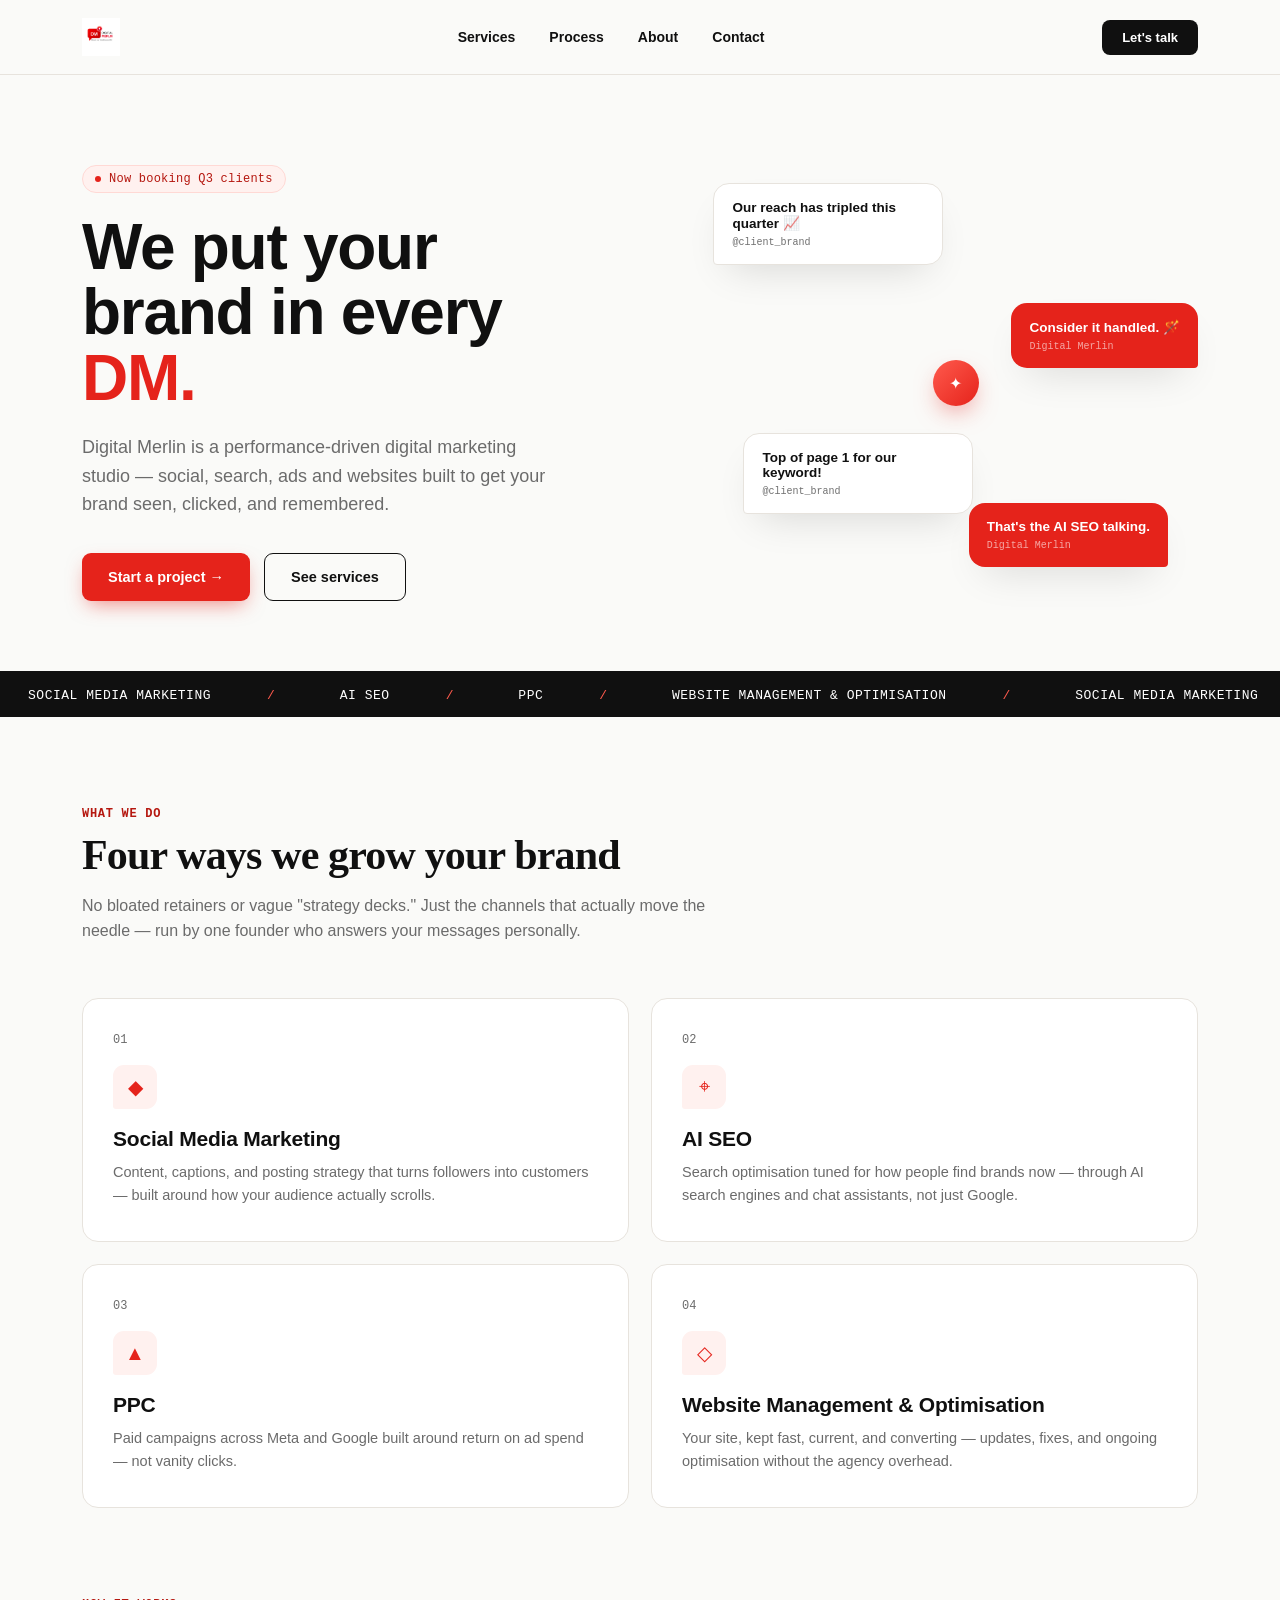
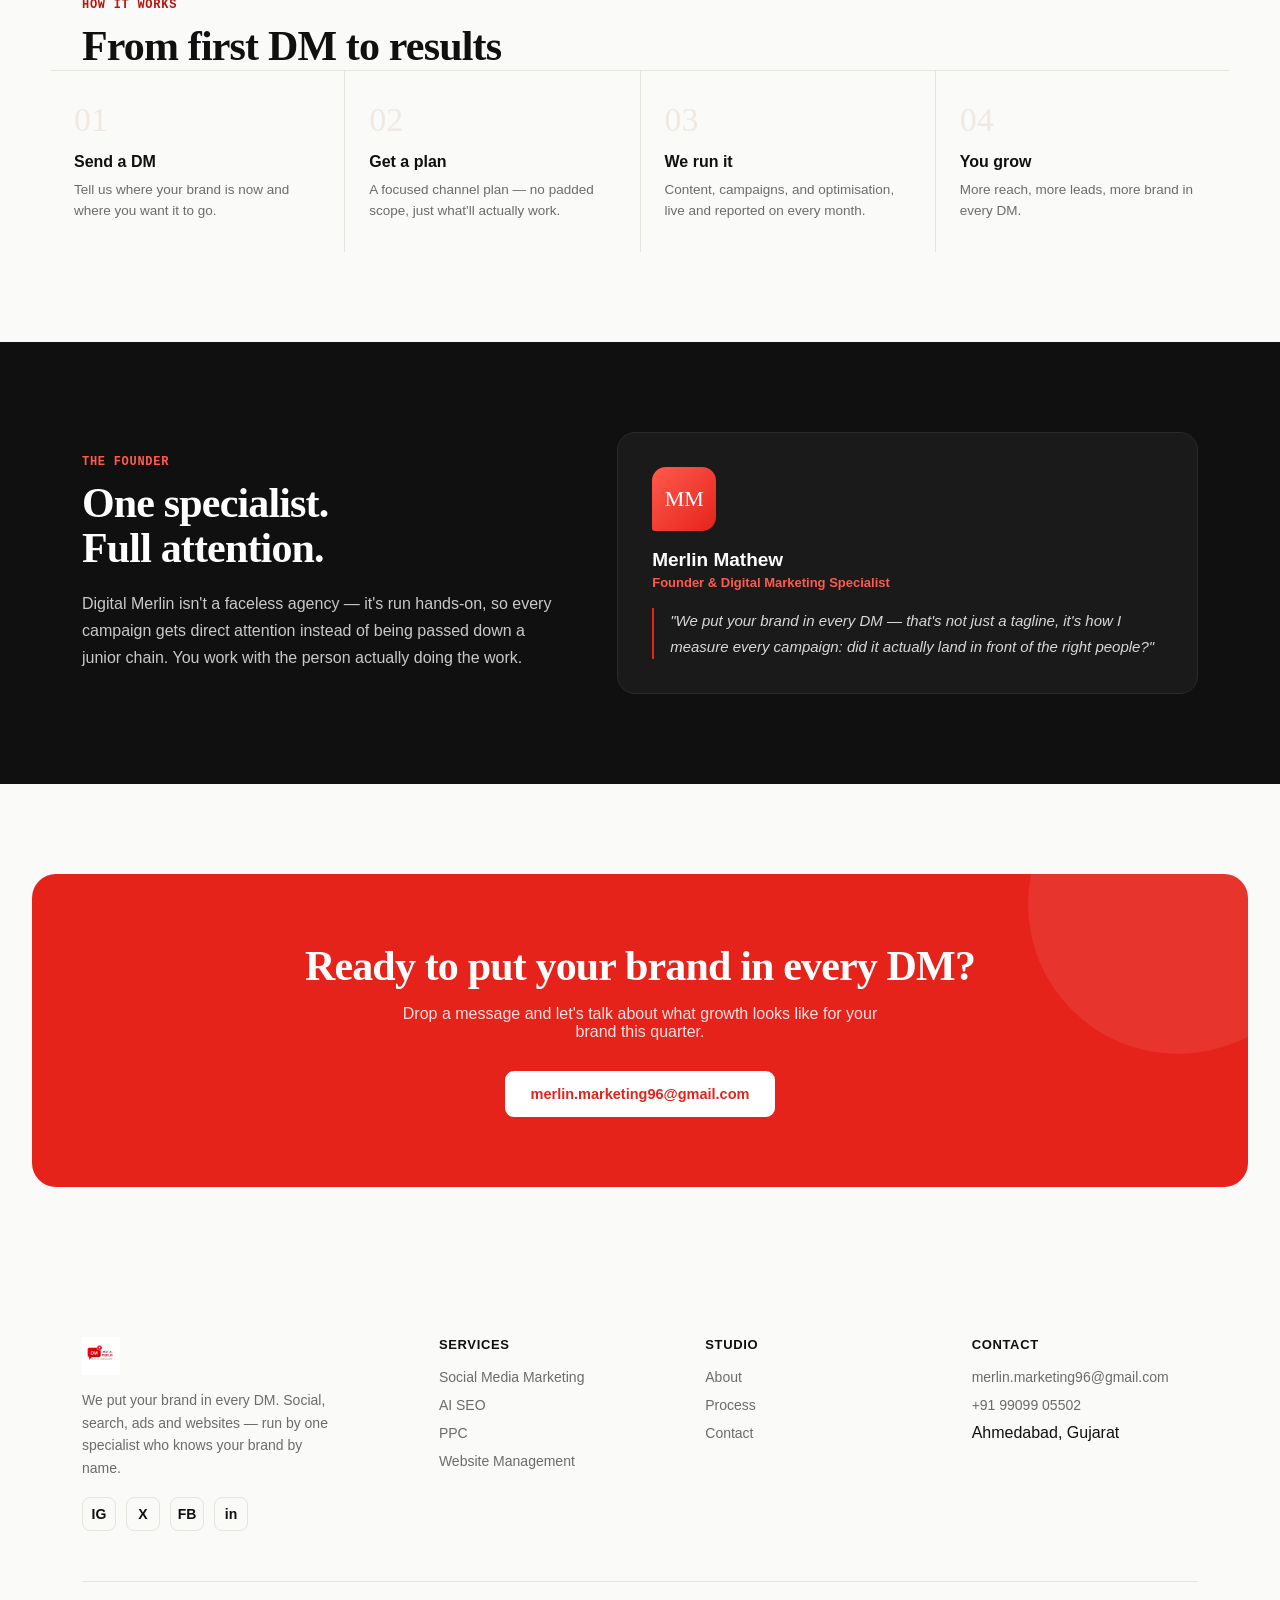
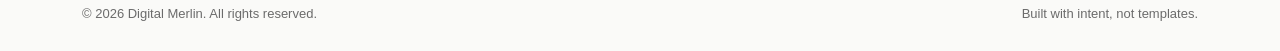
<file: index.html>
<!DOCTYPE html>
<html lang="en">
<head>
<meta charset="UTF-8">
<meta name="viewport" content="width=device-width, initial-scale=1.0">
<title>Digital Merlin — We put your brand in every DM</title>
<style>
  :root{
    --red:#E5231B;
    --red-dark:#B5170F;
    --red-light:#FF5A4D;
    --ink:#101010;
    --paper:#FAFAF8;
    --grey:#6B6B6B;
    --line:#E7E3DD;
    --mono: 'JetBrains Mono', monospace;
  }
  @import url('https://fonts.googleapis.com/css2?family=Archivo+Black&family=Inter:wght@400;500;600;700;800&family=JetBrains+Mono:wght@500&display=swap');

  *{margin:0;padding:0;box-sizing:border-box;}
  html{scroll-behavior:smooth;}
  body{
    font-family:'Inter',sans-serif;
    background:var(--paper);
    color:var(--ink);
    overflow-x:hidden;
  }
  a{color:inherit;text-decoration:none;}
  img{max-width:100%;display:block;}

  .wrap{max-width:1180px;margin:0 auto;padding:0 32px;}

  /* ---------- NAV ---------- */
  header{
    position:sticky;top:0;z-index:50;
    background:rgba(250,250,248,0.92);
    backdrop-filter:blur(10px);
    border-bottom:1px solid var(--line);
  }
  nav{
    display:flex;align-items:center;justify-content:space-between;
    padding:18px 32px;max-width:1180px;margin:0 auto;
  }
  .logo{display:flex;align-items:center;gap:10px;font-weight:800;font-size:18px;letter-spacing:-0.02em;}
  .logo-img{height:38px;width:auto;display:block;}
  .logo .bubble{
    width:34px;height:34px;border-radius:9px 9px 9px 2px;
    background:linear-gradient(135deg,var(--red-light),var(--red));
    display:flex;align-items:center;justify-content:center;
    color:#fff;font-family:'Archivo Black';font-size:13px;
    position:relative;flex-shrink:0;
    transform:rotate(0deg);
  }
  .navlinks{display:flex;gap:34px;font-size:14px;font-weight:600;}
  .navlinks a{position:relative;padding:4px 0;}
  .navlinks a::after{
    content:'';position:absolute;left:0;bottom:-2px;width:0;height:2px;background:var(--red);
    transition:width .25s ease;
  }
  .navlinks a:hover::after{width:100%;}
  .nav-cta{
    background:var(--ink);color:#fff;padding:10px 20px;border-radius:8px;
    font-size:13px;font-weight:700;
  }
  .nav-cta:hover{background:var(--red);}
  .mobile-toggle{display:none;}

  /* ---------- HERO ---------- */
  .hero{
    padding:90px 0 70px;position:relative;
  }
  .hero .wrap{display:grid;grid-template-columns:1.2fr 1fr;gap:50px;align-items:center;}
  .eyebrow{
    display:inline-flex;align-items:center;gap:8px;
    font-family:var(--mono);font-size:12px;font-weight:500;
    color:var(--red-dark);background:#FFF1EF;border:1px solid #FFD9D5;
    padding:6px 12px;border-radius:20px;margin-bottom:22px;
    letter-spacing:0.02em;
  }
  .eyebrow .dot{width:6px;height:6px;border-radius:50%;background:var(--red);animation:pulse 1.6s infinite;}
  @keyframes pulse{0%,100%{opacity:1;}50%{opacity:0.3;}}

  h1{
    font-family:'Archivo Black',sans-serif;
    font-size:clamp(38px,5.4vw,64px);
    line-height:1.02;letter-spacing:-0.02em;
    margin-bottom:22px;
  }
  h1 .accent{color:var(--red);}
  .hero p.lead{
    font-size:18px;line-height:1.6;color:var(--grey);max-width:480px;margin-bottom:34px;
  }
  .btn-row{display:flex;gap:14px;flex-wrap:wrap;}
  .btn{
    display:inline-flex;align-items:center;gap:8px;
    padding:15px 26px;border-radius:9px;font-weight:700;font-size:14.5px;
    transition:transform .2s ease, box-shadow .2s ease;
  }
  .btn-primary{background:var(--red);color:#fff;box-shadow:0 8px 20px -6px rgba(229,35,27,0.55);}
  .btn-primary:hover{transform:translateY(-2px);box-shadow:0 12px 26px -6px rgba(229,35,27,0.6);}
  .btn-ghost{border:1.5px solid var(--ink);color:var(--ink);}
  .btn-ghost:hover{background:var(--ink);color:#fff;}

  /* hero visual: chat bubbles */
  .hero-visual{position:relative;height:420px;}
  .chat-card{
    position:absolute;background:#fff;border:1px solid var(--line);
    border-radius:16px;padding:16px 18px;box-shadow:0 18px 40px -16px rgba(0,0,0,0.15);
    font-size:13.5px;font-weight:600;max-width:230px;
  }
  .chat-card.incoming{border-bottom-left-radius:4px;}
  .chat-card.outgoing{border-bottom-right-radius:4px;background:var(--red);color:#fff;border:none;}
  .c1{top:10px;left:0;animation:float1 5s ease-in-out infinite;}
  .c2{top:130px;right:0;animation:float2 6s ease-in-out infinite;}
  .c3{top:260px;left:30px;animation:float1 5.5s ease-in-out infinite reverse;}
  .c4{top:330px;right:30px;animation:float2 4.5s ease-in-out infinite;}
  @keyframes float1{0%,100%{transform:translateY(0);}50%{transform:translateY(-10px);}}
  @keyframes float2{0%,100%{transform:translateY(0);}50%{transform:translateY(10px);}}
  .chat-card .meta{font-family:var(--mono);font-size:10px;opacity:0.6;margin-top:6px;font-weight:500;}
  .sparkle{
    position:absolute;width:46px;height:46px;border-radius:50%;
    background:linear-gradient(135deg,var(--red-light),var(--red));
    display:flex;align-items:center;justify-content:center;color:#fff;
    box-shadow:0 10px 26px -8px rgba(229,35,27,0.6);
    top:50%;left:50%;transform:translate(-50%,-50%);
    animation:spin 8s linear infinite;
  }
  @keyframes spin{from{transform:translate(-50%,-50%) rotate(0deg);}to{transform:translate(-50%,-50%) rotate(360deg);}}

  /* ---------- MARQUEE ---------- */
  .marquee-strip{
    background:var(--ink);color:#fff;padding:14px 0;overflow:hidden;white-space:nowrap;
  }
  .marquee-strip .track{display:inline-block;animation:scroll 26s linear infinite;font-family:var(--mono);font-size:13px;letter-spacing:0.04em;}
  .marquee-strip span{margin:0 28px;color:#fff;}
  .marquee-strip span.r{color:var(--red-light);}
  @keyframes scroll{from{transform:translateX(0);}to{transform:translateX(-50%);}}

  /* ---------- SECTION SHARED ---------- */
  section{padding:90px 0;}
  .section-head{max-width:640px;margin-bottom:54px;}
  .tag{
    font-family:var(--mono);font-size:12px;color:var(--red-dark);font-weight:600;
    letter-spacing:0.06em;text-transform:uppercase;margin-bottom:12px;display:block;
  }
  h2{
    font-family:'Archivo Black';font-size:clamp(28px,3.6vw,42px);letter-spacing:-0.02em;line-height:1.08;
  }
  .section-head p{color:var(--grey);font-size:16px;margin-top:14px;line-height:1.6;}

  /* ---------- SERVICES ---------- */
  .services-grid{display:grid;grid-template-columns:repeat(2,1fr);gap:22px;}
  .service-card{
    display:block;
    border:1px solid var(--line);border-radius:16px;padding:34px 30px;background:#fff;
    transition:border-color .25s ease, transform .25s ease;position:relative;overflow:hidden;
  }
  .service-card:hover{transform:translateY(-4px);border-color:var(--red);}
  .service-card .num{
    font-family:var(--mono);font-size:12px;color:var(--grey);margin-bottom:18px;display:block;
  }
  .service-card h3{font-size:21px;font-weight:800;margin-bottom:10px;letter-spacing:-0.01em;}
  .service-card p{color:var(--grey);font-size:14.5px;line-height:1.6;}
  .service-card .icon{
    width:44px;height:44px;border-radius:11px 11px 11px 3px;background:#FFF1EF;
    display:flex;align-items:center;justify-content:center;margin-bottom:18px;
    color:var(--red);font-size:20px;
  }

  /* ---------- ABOUT / FOUNDER ---------- */
  .about{background:var(--ink);color:#fff;}
  .about .wrap{display:grid;grid-template-columns:0.9fr 1.1fr;gap:60px;align-items:center;}
  .about .tag{color:var(--red-light);}
  .about h2{color:#fff;}
  .about p{color:#C9C9C9;font-size:16px;line-height:1.7;margin-top:18px;}
  .founder-card{
    background:#1A1A1A;border:1px solid #2A2A2A;border-radius:18px;padding:34px;
  }
  .founder-card .av{
    width:64px;height:64px;border-radius:14px 14px 14px 3px;
    background:linear-gradient(135deg,var(--red-light),var(--red));
    display:flex;align-items:center;justify-content:center;font-family:'Archivo Black';
    font-size:22px;color:#fff;margin-bottom:18px;
  }
  .founder-card h4{font-size:19px;margin-bottom:4px;}
  .founder-card .role{color:var(--red-light);font-size:13px;font-weight:600;margin-bottom:18px;display:block;}
  .founder-card .quote{font-size:15px;color:#D8D8D8;line-height:1.7;font-style:italic;border-left:2px solid var(--red);padding-left:16px;}

  /* ---------- PROCESS ---------- */
  .process-row{display:flex;border-top:1px solid var(--line);}
  .process-step{
    flex:1;padding:30px 24px;border-right:1px solid var(--line);position:relative;
  }
  .process-step:last-child{border-right:none;}
  .process-step .step-num{
    font-family:'Archivo Black';font-size:34px;color:#EFE9E2;display:block;margin-bottom:14px;
  }
  .process-step h4{font-size:16px;font-weight:800;margin-bottom:8px;}
  .process-step p{font-size:13.5px;color:var(--grey);line-height:1.6;}

  /* ---------- CTA BAND ---------- */
  .cta-band{
    background:var(--red);color:#fff;text-align:center;border-radius:24px;margin:0 32px;
    padding:70px 30px;position:relative;overflow:hidden;
  }
  .cta-band h2{color:#fff;}
  .cta-band p{color:#FFE2DF;margin:16px auto 30px;max-width:480px;font-size:16px;}
  .cta-band .btn-primary{background:#fff;color:var(--red);box-shadow:none;}
  .cta-band .btn-primary:hover{background:var(--ink);color:#fff;}
  .cta-band .blob{
    position:absolute;width:300px;height:300px;border-radius:50%;
    background:rgba(255,255,255,0.08);top:-120px;right:-80px;
  }

  /* ---------- FOOTER ---------- */
  footer{padding:60px 0 30px;}
  .footer-top{display:grid;grid-template-columns:1.4fr 1fr 1fr 1fr;gap:40px;margin-bottom:50px;}
  .foot-brand .logo{margin-bottom:14px;}
  .foot-brand p{color:var(--grey);font-size:14px;max-width:260px;line-height:1.6;}
  footer h5{font-size:13px;font-weight:800;text-transform:uppercase;letter-spacing:0.05em;margin-bottom:16px;}
  footer ul{list-style:none;display:flex;flex-direction:column;gap:10px;}
  footer ul a{font-size:14px;color:var(--grey);}
  footer ul a:hover{color:var(--red);}
  .social-row{display:flex;gap:10px;margin-top:18px;}
  .social-row a{
    width:34px;height:34px;border:1.5px solid var(--line);border-radius:8px;
    display:flex;align-items:center;justify-content:center;font-size:14px;font-weight:700;
  }
  .social-row a:hover{background:var(--red);color:#fff;border-color:var(--red);}
  .footer-bottom{
    border-top:1px solid var(--line);padding-top:24px;display:flex;justify-content:space-between;
    font-size:13px;color:var(--grey);flex-wrap:wrap;gap:10px;
  }

  /* ---------- RESPONSIVE ---------- */
  @media (max-width:860px){
    .navlinks{display:none;}
    .hero .wrap{grid-template-columns:1fr;}
    .hero-visual{height:300px;margin-top:20px;}
    .services-grid{grid-template-columns:1fr;}
    .about .wrap{grid-template-columns:1fr;}
    .process-row{flex-direction:column;}
    .process-step{border-right:none;border-bottom:1px solid var(--line);}
    .footer-top{grid-template-columns:1fr 1fr;}
    .cta-band{margin:0 16px;}
    .wrap{padding:0 20px;}
  }
  :focus-visible{outline:2px solid var(--red);outline-offset:2px;}
  @media (prefers-reduced-motion: reduce){
    *{animation:none !important;transition:none !important;}
  }
</style>
</head>
<body>

<header>
  <nav>
    <div class="logo">
      <img src="logo.png" alt="Digital Merlin" class="logo-img">
    </div>
    <div class="navlinks">
      <a href="#services">Services</a>
      <a href="#process">Process</a>
      <a href="#about">About</a>
      <a href="#contact">Contact</a>
    </div>
    <a href="#contact" class="nav-cta">Let's talk</a>
  </nav>
</header>

<section class="hero">
  <div class="wrap">
    <div>
      <div class="eyebrow"><span class="dot"></span> Now booking Q3 clients</div>
      <h1>We put your<br>brand in every<br><span class="accent">DM.</span></h1>
      <p class="lead">Digital Merlin is a performance-driven digital marketing studio — social, search, ads and websites built to get your brand seen, clicked, and remembered.</p>
      <div class="btn-row">
        <a href="#contact" class="btn btn-primary">Start a project →</a>
        <a href="#services" class="btn btn-ghost">See services</a>
      </div>
    </div>
    <div class="hero-visual">
      <div class="chat-card incoming c1">Our reach has tripled this quarter 📈<div class="meta">@client_brand</div></div>
      <div class="chat-card outgoing c2">Consider it handled. 🪄<div class="meta">Digital Merlin</div></div>
      <div class="chat-card incoming c3">Top of page 1 for our keyword!<div class="meta">@client_brand</div></div>
      <div class="chat-card outgoing c4">That's the AI SEO talking.<div class="meta">Digital Merlin</div></div>
      <div class="sparkle">✦</div>
    </div>
  </div>
</section>

<div class="marquee-strip">
  <div class="track">
    <span>SOCIAL MEDIA MARKETING</span><span class="r">/</span>
    <span>AI SEO</span><span class="r">/</span>
    <span>PPC</span><span class="r">/</span>
    <span>WEBSITE MANAGEMENT &amp; OPTIMISATION</span><span class="r">/</span>
    <span>SOCIAL MEDIA MARKETING</span><span class="r">/</span>
    <span>AI SEO</span><span class="r">/</span>
    <span>PPC</span><span class="r">/</span>
    <span>WEBSITE MANAGEMENT &amp; OPTIMISATION</span><span class="r">/</span>
  </div>
</div>

<section id="services">
  <div class="wrap">
    <div class="section-head">
      <span class="tag">What we do</span>
      <h2>Four ways we grow your brand</h2>
      <p>No bloated retainers or vague "strategy decks." Just the channels that actually move the needle — run by one founder who answers your messages personally.</p>
    </div>
    <div class="services-grid">
      <a class="service-card" href="social-media-marketing.html">
        <span class="num">01</span>
        <div class="icon">◆</div>
        <h3>Social Media Marketing</h3>
        <p>Content, captions, and posting strategy that turns followers into customers — built around how your audience actually scrolls.</p>
      </a>
      <a class="service-card" href="ai-seo.html">
        <span class="num">02</span>
        <div class="icon">⌖</div>
        <h3>AI SEO</h3>
        <p>Search optimisation tuned for how people find brands now — through AI search engines and chat assistants, not just Google.</p>
      </a>
      <a class="service-card" href="ppc.html">
        <span class="num">03</span>
        <div class="icon">▲</div>
        <h3>PPC</h3>
        <p>Paid campaigns across Meta and Google built around return on ad spend — not vanity clicks.</p>
      </a>
      <a class="service-card" href="website-management.html">
        <span class="num">04</span>
        <div class="icon">◇</div>
        <h3>Website Management &amp; Optimisation</h3>
        <p>Your site, kept fast, current, and converting — updates, fixes, and ongoing optimisation without the agency overhead.</p>
      </a>
    </div>
  </div>
</section>

<section id="process" style="padding-top:0;">
  <div class="wrap">
    <div class="section-head" style="margin-bottom:0;">
      <span class="tag">How it works</span>
      <h2>From first DM to results</h2>
    </div>
  </div>
  <div class="wrap" style="padding:0;">
    <div class="process-row">
      <div class="process-step">
        <span class="step-num">01</span>
        <h4>Send a DM</h4>
        <p>Tell us where your brand is now and where you want it to go.</p>
      </div>
      <div class="process-step">
        <span class="step-num">02</span>
        <h4>Get a plan</h4>
        <p>A focused channel plan — no padded scope, just what'll actually work.</p>
      </div>
      <div class="process-step">
        <span class="step-num">03</span>
        <h4>We run it</h4>
        <p>Content, campaigns, and optimisation, live and reported on every month.</p>
      </div>
      <div class="process-step">
        <span class="step-num">04</span>
        <h4>You grow</h4>
        <p>More reach, more leads, more brand in every DM.</p>
      </div>
    </div>
  </div>
</section>

<section class="about" id="about">
  <div class="wrap">
    <div>
      <span class="tag">The founder</span>
      <h2>One specialist.<br>Full attention.</h2>
      <p>Digital Merlin isn't a faceless agency — it's run hands-on, so every campaign gets direct attention instead of being passed down a junior chain. You work with the person actually doing the work.</p>
    </div>
    <div class="founder-card">
      <div class="av">MM</div>
      <h4>Merlin Mathew</h4>
      <span class="role">Founder &amp; Digital Marketing Specialist</span>
      <p class="quote">"We put your brand in every DM — that's not just a tagline, it's how I measure every campaign: did it actually land in front of the right people?"</p>
    </div>
  </div>
</section>

<section id="contact">
  <div class="cta-band">
    <div class="blob"></div>
    <h2>Ready to put your brand in every DM?</h2>
    <p>Drop a message and let's talk about what growth looks like for your brand this quarter.</p>
    <a href="mailto:merlin.marketing96@gmail.com" class="btn btn-primary">merlin.marketing96@gmail.com</a>
  </div>
</section>

<footer>
  <div class="wrap">
    <div class="footer-top">
      <div class="foot-brand">
        <div class="logo"><img src="logo.png" alt="Digital Merlin" class="logo-img"></div>
        <p>We put your brand in every DM. Social, search, ads and websites — run by one specialist who knows your brand by name.</p>
        <div class="social-row">
          <a href="#" aria-label="Instagram">IG</a>
          <a href="#" aria-label="X">X</a>
          <a href="#" aria-label="Facebook">FB</a>
          <a href="#" aria-label="LinkedIn">in</a>
        </div>
      </div>
      <div>
        <h5>Services</h5>
        <ul>
          <li><a href="social-media-marketing.html">Social Media Marketing</a></li>
          <li><a href="ai-seo.html">AI SEO</a></li>
          <li><a href="ppc.html">PPC</a></li>
          <li><a href="website-management.html">Website Management</a></li>
        </ul>
      </div>
      <div>
        <h5>Studio</h5>
        <ul>
          <li><a href="#about">About</a></li>
          <li><a href="#process">Process</a></li>
          <li><a href="#contact">Contact</a></li>
        </ul>
      </div>
      <div>
        <h5>Contact</h5>
        <ul>
          <li><a href="mailto:merlin.marketing96@gmail.com">merlin.marketing96@gmail.com</a></li>
          <li><a href="tel:+919909905502">+91 99099 05502</a></li>
          <li><span>Ahmedabad, Gujarat</span></li>
        </ul>
      </div>
    </div>
    <div class="footer-bottom">
      <span>© 2026 Digital Merlin. All rights reserved.</span>
      <span>Built with intent, not templates.</span>
    </div>
  </div>
</footer>

</body>
</html>
</file>
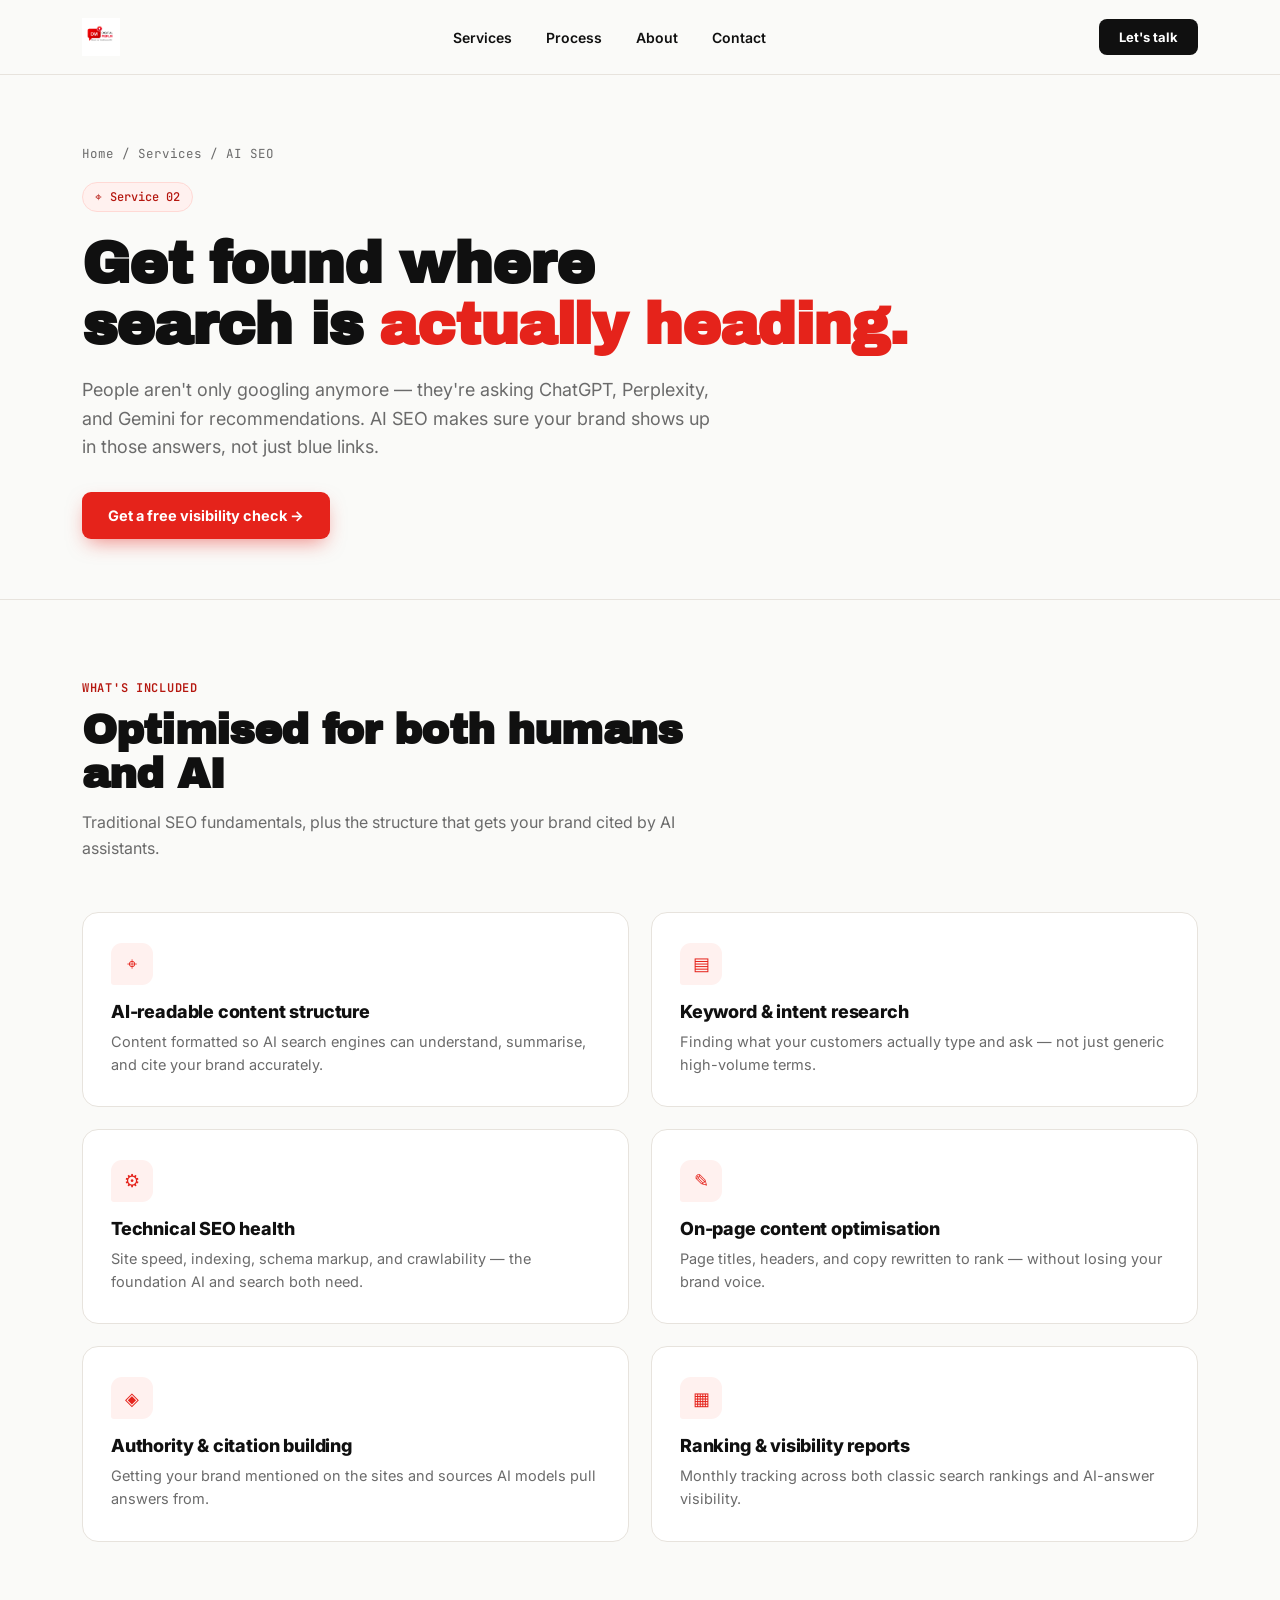
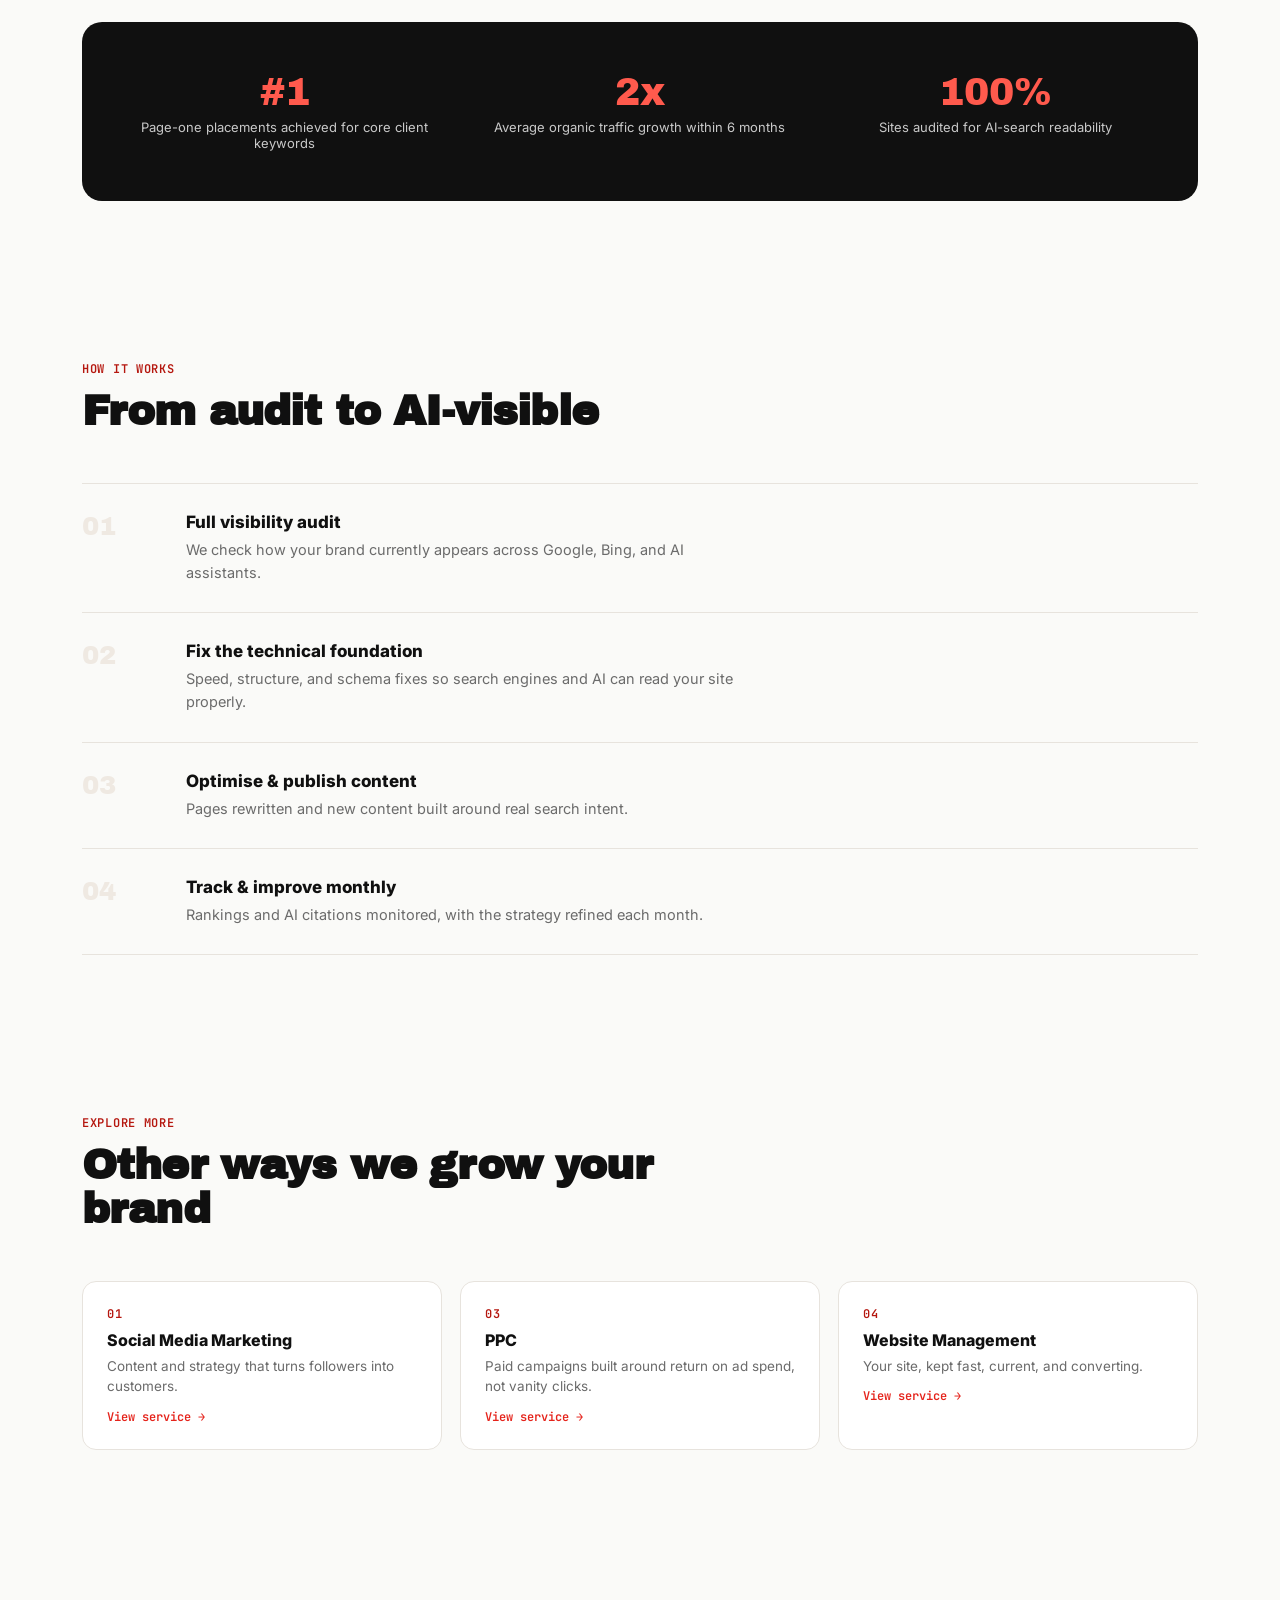
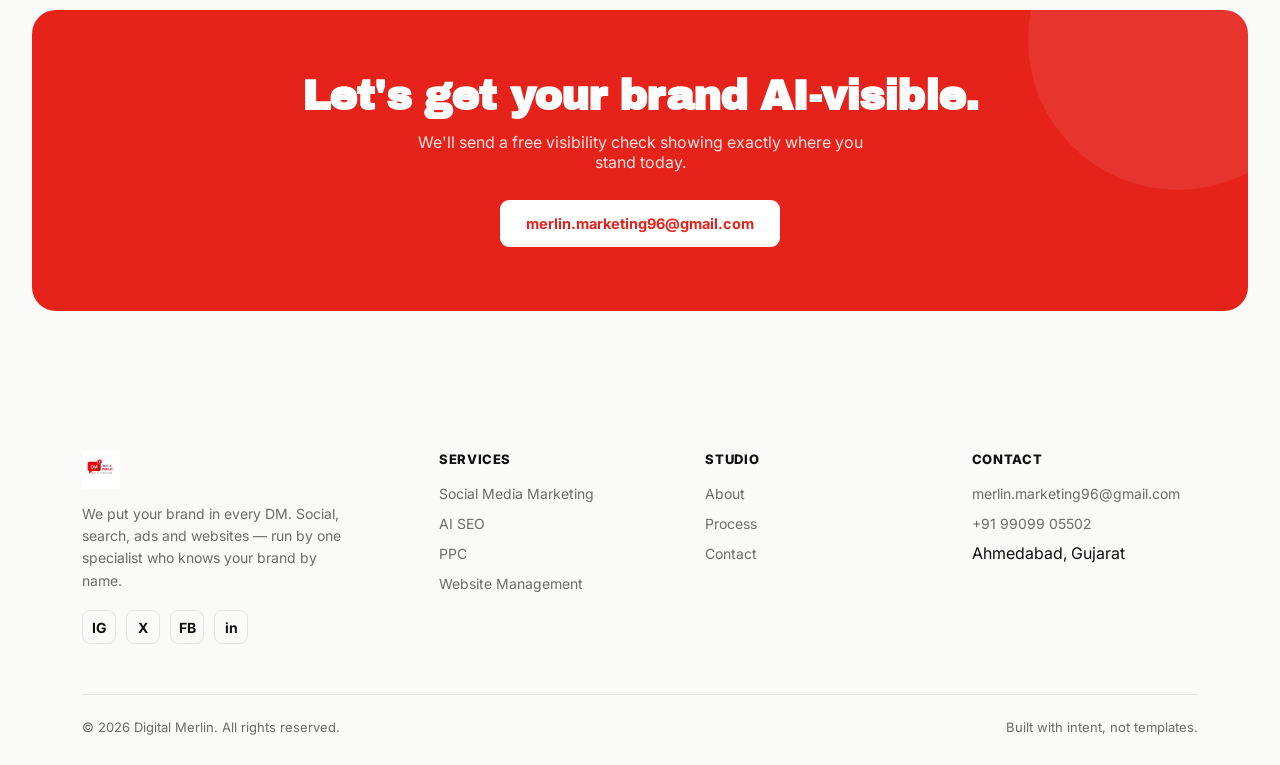
<file: ai-seo.html>
<!DOCTYPE html>
<html lang="en">
<head>
<meta charset="UTF-8">
<meta name="viewport" content="width=device-width, initial-scale=1.0">
<title>AI SEO — Digital Merlin</title>
<link rel="stylesheet" href="https://fonts.googleapis.com/css2?family=Archivo+Black&family=Inter:wght@400;500;600;700;800&family=JetBrains+Mono:wght@500&display=swap">
<link rel="stylesheet" href="_shared.css">
</head>
<body>

<header>
  <nav>
    <a href="index.html" class="logo"><img src="logo.png" alt="Digital Merlin" class="logo-img"></a>
    <div class="navlinks">
      <a href="index.html#services">Services</a>
      <a href="index.html#process">Process</a>
      <a href="index.html#about">About</a>
      <a href="index.html#contact">Contact</a>
    </div>
    <a href="index.html#contact" class="nav-cta">Let's talk</a>
  </nav>
</header>

<section class="page-hero">
  <div class="wrap">
    <div class="breadcrumb"><a href="index.html">Home</a> / <a href="index.html#services">Services</a> / AI SEO</div>
    <div class="eyebrow"><span>⌖</span> Service 02</div>
    <h1>Get found where<br>search is <span class="accent">actually heading.</span></h1>
    <p class="lead">People aren't only googling anymore — they're asking ChatGPT, Perplexity, and Gemini for recommendations. AI SEO makes sure your brand shows up in those answers, not just blue links.</p>
    <a href="index.html#contact" class="btn btn-primary">Get a free visibility check →</a>
  </div>
</section>

<section>
  <div class="wrap">
    <div class="section-head">
      <span class="tag">What's included</span>
      <h2>Optimised for both humans and AI</h2>
      <p>Traditional SEO fundamentals, plus the structure that gets your brand cited by AI assistants.</p>
    </div>
    <div class="feature-grid">
      <div class="feature-card">
        <div class="icon">⌖</div>
        <h3>AI-readable content structure</h3>
        <p>Content formatted so AI search engines can understand, summarise, and cite your brand accurately.</p>
      </div>
      <div class="feature-card">
        <div class="icon">▤</div>
        <h3>Keyword &amp; intent research</h3>
        <p>Finding what your customers actually type and ask — not just generic high-volume terms.</p>
      </div>
      <div class="feature-card">
        <div class="icon">⚙</div>
        <h3>Technical SEO health</h3>
        <p>Site speed, indexing, schema markup, and crawlability — the foundation AI and search both need.</p>
      </div>
      <div class="feature-card">
        <div class="icon">✎</div>
        <h3>On-page content optimisation</h3>
        <p>Page titles, headers, and copy rewritten to rank — without losing your brand voice.</p>
      </div>
      <div class="feature-card">
        <div class="icon">◈</div>
        <h3>Authority &amp; citation building</h3>
        <p>Getting your brand mentioned on the sites and sources AI models pull answers from.</p>
      </div>
      <div class="feature-card">
        <div class="icon">▦</div>
        <h3>Ranking &amp; visibility reports</h3>
        <p>Monthly tracking across both classic search rankings and AI-answer visibility.</p>
      </div>
    </div>
  </div>
</section>

<section style="padding-top:0;">
  <div class="wrap">
    <div class="stat-band">
      <div><div class="stat-num">#1</div><div class="stat-label">Page-one placements achieved for core client keywords</div></div>
      <div><div class="stat-num">2x</div><div class="stat-label">Average organic traffic growth within 6 months</div></div>
      <div><div class="stat-num">100%</div><div class="stat-label">Sites audited for AI-search readability</div></div>
    </div>
  </div>
</section>

<section>
  <div class="wrap">
    <div class="section-head">
      <span class="tag">How it works</span>
      <h2>From audit to AI-visible</h2>
    </div>
    <div class="process-list">
      <div class="process-item"><span class="pnum">01</span><div><h4>Full visibility audit</h4><p>We check how your brand currently appears across Google, Bing, and AI assistants.</p></div></div>
      <div class="process-item"><span class="pnum">02</span><div><h4>Fix the technical foundation</h4><p>Speed, structure, and schema fixes so search engines and AI can read your site properly.</p></div></div>
      <div class="process-item"><span class="pnum">03</span><div><h4>Optimise &amp; publish content</h4><p>Pages rewritten and new content built around real search intent.</p></div></div>
      <div class="process-item"><span class="pnum">04</span><div><h4>Track &amp; improve monthly</h4><p>Rankings and AI citations monitored, with the strategy refined each month.</p></div></div>
    </div>
  </div>
</section>

<section>
  <div class="wrap">
    <div class="section-head">
      <span class="tag">Explore more</span>
      <h2>Other ways we grow your brand</h2>
    </div>
    <div class="other-services">
      <div class="other-card"><span class="tag">01</span><h4>Social Media Marketing</h4><p>Content and strategy that turns followers into customers.</p><a class="go" href="social-media-marketing.html">View service →</a></div>
      <div class="other-card"><span class="tag">03</span><h4>PPC</h4><p>Paid campaigns built around return on ad spend, not vanity clicks.</p><a class="go" href="ppc.html">View service →</a></div>
      <div class="other-card"><span class="tag">04</span><h4>Website Management</h4><p>Your site, kept fast, current, and converting.</p><a class="go" href="website-management.html">View service →</a></div>
    </div>
  </div>
</section>

<section id="contact">
  <div class="cta-band">
    <div class="blob"></div>
    <h2>Let's get your brand AI-visible.</h2>
    <p>We'll send a free visibility check showing exactly where you stand today.</p>
    <a href="mailto:merlin.marketing96@gmail.com" class="btn btn-primary">merlin.marketing96@gmail.com</a>
  </div>
</section>

<footer>
  <div class="wrap">
    <div class="footer-top">
      <div class="foot-brand">
        <a href="index.html" class="logo"><img src="logo.png" alt="Digital Merlin" class="logo-img"></a>
        <p>We put your brand in every DM. Social, search, ads and websites — run by one specialist who knows your brand by name.</p>
        <div class="social-row">
          <a href="#" aria-label="Instagram">IG</a>
          <a href="#" aria-label="X">X</a>
          <a href="#" aria-label="Facebook">FB</a>
          <a href="#" aria-label="LinkedIn">in</a>
        </div>
      </div>
      <div>
        <h5>Services</h5>
        <ul>
          <li><a href="social-media-marketing.html">Social Media Marketing</a></li>
          <li><a href="ai-seo.html">AI SEO</a></li>
          <li><a href="ppc.html">PPC</a></li>
          <li><a href="website-management.html">Website Management</a></li>
        </ul>
      </div>
      <div>
        <h5>Studio</h5>
        <ul>
          <li><a href="index.html#about">About</a></li>
          <li><a href="index.html#process">Process</a></li>
          <li><a href="index.html#contact">Contact</a></li>
        </ul>
      </div>
      <div>
        <h5>Contact</h5>
        <ul>
          <li><a href="mailto:merlin.marketing96@gmail.com">merlin.marketing96@gmail.com</a></li>
          <li><a href="tel:+919909905502">+91 99099 05502</a></li>
          <li><span>Ahmedabad, Gujarat</span></li>
        </ul>
      </div>
    </div>
    <div class="footer-bottom">
      <span>© 2026 Digital Merlin. All rights reserved.</span>
      <span>Built with intent, not templates.</span>
    </div>
  </div>
</footer>

</body>
</html>
</file>
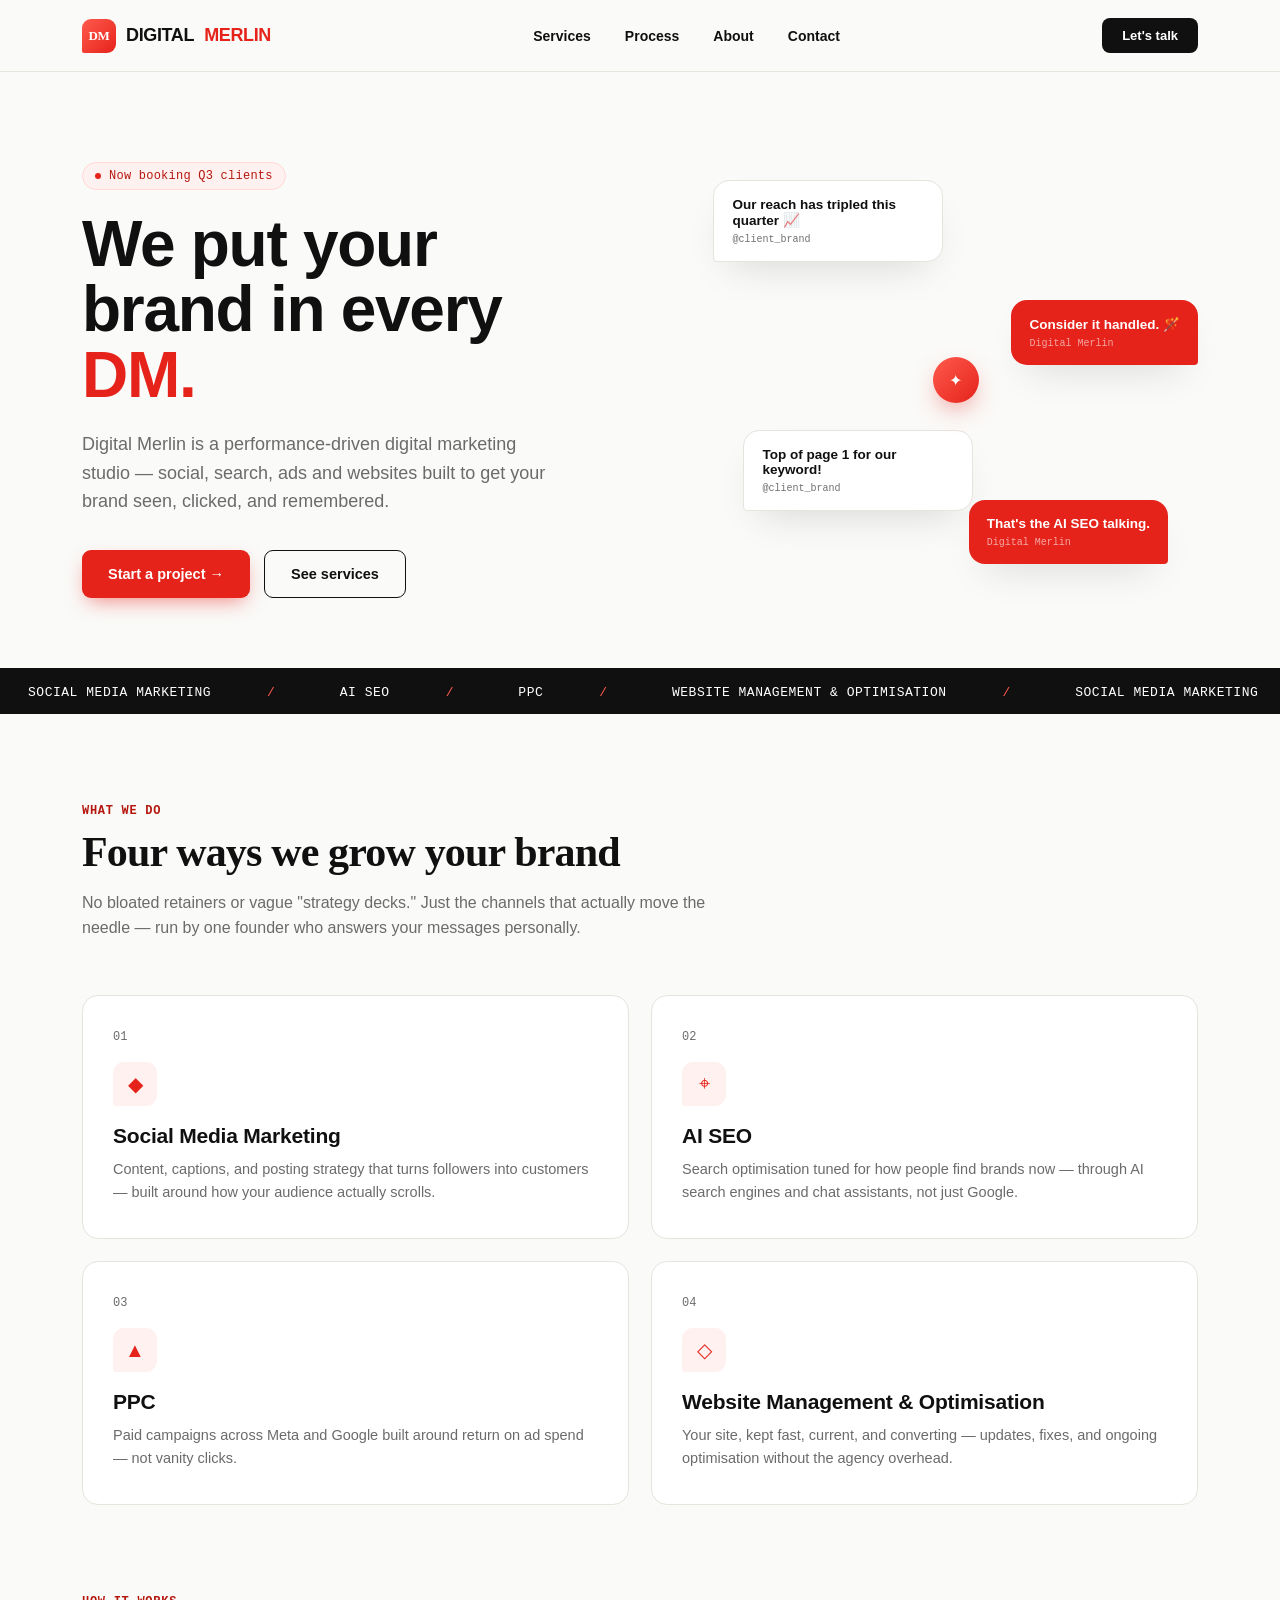
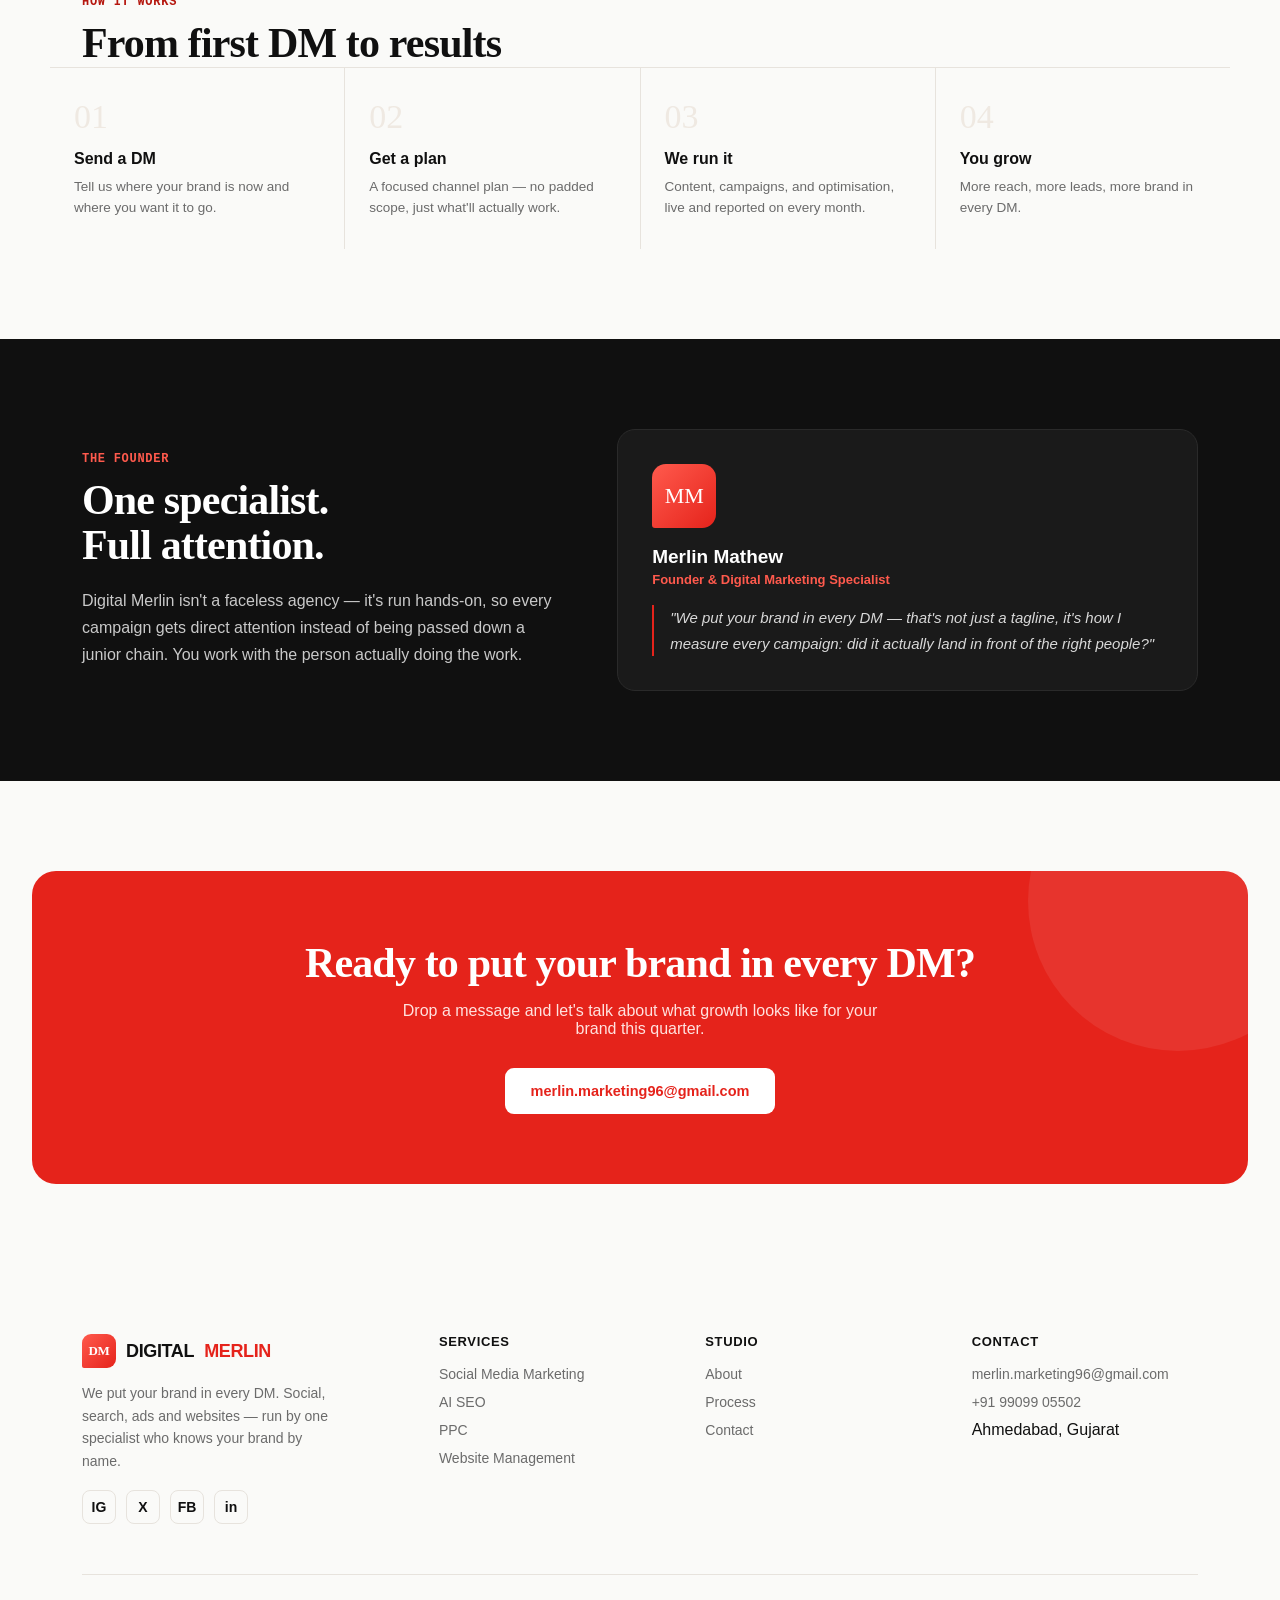
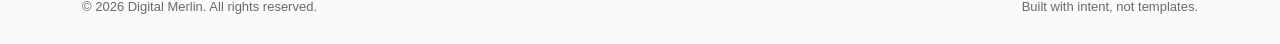
<file: index (1).html>
<!DOCTYPE html>
<html lang="en">
<head>
<meta charset="UTF-8">
<meta name="viewport" content="width=device-width, initial-scale=1.0">
<title>Digital Merlin — We put your brand in every DM</title>
<style>
  :root{
    --red:#E5231B;
    --red-dark:#B5170F;
    --red-light:#FF5A4D;
    --ink:#101010;
    --paper:#FAFAF8;
    --grey:#6B6B6B;
    --line:#E7E3DD;
    --mono: 'JetBrains Mono', monospace;
  }
  @import url('https://fonts.googleapis.com/css2?family=Archivo+Black&family=Inter:wght@400;500;600;700;800&family=JetBrains+Mono:wght@500&display=swap');

  *{margin:0;padding:0;box-sizing:border-box;}
  html{scroll-behavior:smooth;}
  body{
    font-family:'Inter',sans-serif;
    background:var(--paper);
    color:var(--ink);
    overflow-x:hidden;
  }
  a{color:inherit;text-decoration:none;}
  img{max-width:100%;display:block;}

  .wrap{max-width:1180px;margin:0 auto;padding:0 32px;}

  /* ---------- NAV ---------- */
  header{
    position:sticky;top:0;z-index:50;
    background:rgba(250,250,248,0.92);
    backdrop-filter:blur(10px);
    border-bottom:1px solid var(--line);
  }
  nav{
    display:flex;align-items:center;justify-content:space-between;
    padding:18px 32px;max-width:1180px;margin:0 auto;
  }
  .logo{display:flex;align-items:center;gap:10px;font-weight:800;font-size:18px;letter-spacing:-0.02em;}
  .logo .bubble{
    width:34px;height:34px;border-radius:9px 9px 9px 2px;
    background:linear-gradient(135deg,var(--red-light),var(--red));
    display:flex;align-items:center;justify-content:center;
    color:#fff;font-family:'Archivo Black';font-size:13px;
    position:relative;flex-shrink:0;
    transform:rotate(0deg);
  }
  .navlinks{display:flex;gap:34px;font-size:14px;font-weight:600;}
  .navlinks a{position:relative;padding:4px 0;}
  .navlinks a::after{
    content:'';position:absolute;left:0;bottom:-2px;width:0;height:2px;background:var(--red);
    transition:width .25s ease;
  }
  .navlinks a:hover::after{width:100%;}
  .nav-cta{
    background:var(--ink);color:#fff;padding:10px 20px;border-radius:8px;
    font-size:13px;font-weight:700;
  }
  .nav-cta:hover{background:var(--red);}
  .mobile-toggle{display:none;}

  /* ---------- HERO ---------- */
  .hero{
    padding:90px 0 70px;position:relative;
  }
  .hero .wrap{display:grid;grid-template-columns:1.2fr 1fr;gap:50px;align-items:center;}
  .eyebrow{
    display:inline-flex;align-items:center;gap:8px;
    font-family:var(--mono);font-size:12px;font-weight:500;
    color:var(--red-dark);background:#FFF1EF;border:1px solid #FFD9D5;
    padding:6px 12px;border-radius:20px;margin-bottom:22px;
    letter-spacing:0.02em;
  }
  .eyebrow .dot{width:6px;height:6px;border-radius:50%;background:var(--red);animation:pulse 1.6s infinite;}
  @keyframes pulse{0%,100%{opacity:1;}50%{opacity:0.3;}}

  h1{
    font-family:'Archivo Black',sans-serif;
    font-size:clamp(38px,5.4vw,64px);
    line-height:1.02;letter-spacing:-0.02em;
    margin-bottom:22px;
  }
  h1 .accent{color:var(--red);}
  .hero p.lead{
    font-size:18px;line-height:1.6;color:var(--grey);max-width:480px;margin-bottom:34px;
  }
  .btn-row{display:flex;gap:14px;flex-wrap:wrap;}
  .btn{
    display:inline-flex;align-items:center;gap:8px;
    padding:15px 26px;border-radius:9px;font-weight:700;font-size:14.5px;
    transition:transform .2s ease, box-shadow .2s ease;
  }
  .btn-primary{background:var(--red);color:#fff;box-shadow:0 8px 20px -6px rgba(229,35,27,0.55);}
  .btn-primary:hover{transform:translateY(-2px);box-shadow:0 12px 26px -6px rgba(229,35,27,0.6);}
  .btn-ghost{border:1.5px solid var(--ink);color:var(--ink);}
  .btn-ghost:hover{background:var(--ink);color:#fff;}

  /* hero visual: chat bubbles */
  .hero-visual{position:relative;height:420px;}
  .chat-card{
    position:absolute;background:#fff;border:1px solid var(--line);
    border-radius:16px;padding:16px 18px;box-shadow:0 18px 40px -16px rgba(0,0,0,0.15);
    font-size:13.5px;font-weight:600;max-width:230px;
  }
  .chat-card.incoming{border-bottom-left-radius:4px;}
  .chat-card.outgoing{border-bottom-right-radius:4px;background:var(--red);color:#fff;border:none;}
  .c1{top:10px;left:0;animation:float1 5s ease-in-out infinite;}
  .c2{top:130px;right:0;animation:float2 6s ease-in-out infinite;}
  .c3{top:260px;left:30px;animation:float1 5.5s ease-in-out infinite reverse;}
  .c4{top:330px;right:30px;animation:float2 4.5s ease-in-out infinite;}
  @keyframes float1{0%,100%{transform:translateY(0);}50%{transform:translateY(-10px);}}
  @keyframes float2{0%,100%{transform:translateY(0);}50%{transform:translateY(10px);}}
  .chat-card .meta{font-family:var(--mono);font-size:10px;opacity:0.6;margin-top:6px;font-weight:500;}
  .sparkle{
    position:absolute;width:46px;height:46px;border-radius:50%;
    background:linear-gradient(135deg,var(--red-light),var(--red));
    display:flex;align-items:center;justify-content:center;color:#fff;
    box-shadow:0 10px 26px -8px rgba(229,35,27,0.6);
    top:50%;left:50%;transform:translate(-50%,-50%);
    animation:spin 8s linear infinite;
  }
  @keyframes spin{from{transform:translate(-50%,-50%) rotate(0deg);}to{transform:translate(-50%,-50%) rotate(360deg);}}

  /* ---------- MARQUEE ---------- */
  .marquee-strip{
    background:var(--ink);color:#fff;padding:14px 0;overflow:hidden;white-space:nowrap;
  }
  .marquee-strip .track{display:inline-block;animation:scroll 26s linear infinite;font-family:var(--mono);font-size:13px;letter-spacing:0.04em;}
  .marquee-strip span{margin:0 28px;color:#fff;}
  .marquee-strip span.r{color:var(--red-light);}
  @keyframes scroll{from{transform:translateX(0);}to{transform:translateX(-50%);}}

  /* ---------- SECTION SHARED ---------- */
  section{padding:90px 0;}
  .section-head{max-width:640px;margin-bottom:54px;}
  .tag{
    font-family:var(--mono);font-size:12px;color:var(--red-dark);font-weight:600;
    letter-spacing:0.06em;text-transform:uppercase;margin-bottom:12px;display:block;
  }
  h2{
    font-family:'Archivo Black';font-size:clamp(28px,3.6vw,42px);letter-spacing:-0.02em;line-height:1.08;
  }
  .section-head p{color:var(--grey);font-size:16px;margin-top:14px;line-height:1.6;}

  /* ---------- SERVICES ---------- */
  .services-grid{display:grid;grid-template-columns:repeat(2,1fr);gap:22px;}
  .service-card{
    display:block;
    border:1px solid var(--line);border-radius:16px;padding:34px 30px;background:#fff;
    transition:border-color .25s ease, transform .25s ease;position:relative;overflow:hidden;
  }
  .service-card:hover{transform:translateY(-4px);border-color:var(--red);}
  .service-card .num{
    font-family:var(--mono);font-size:12px;color:var(--grey);margin-bottom:18px;display:block;
  }
  .service-card h3{font-size:21px;font-weight:800;margin-bottom:10px;letter-spacing:-0.01em;}
  .service-card p{color:var(--grey);font-size:14.5px;line-height:1.6;}
  .service-card .icon{
    width:44px;height:44px;border-radius:11px 11px 11px 3px;background:#FFF1EF;
    display:flex;align-items:center;justify-content:center;margin-bottom:18px;
    color:var(--red);font-size:20px;
  }

  /* ---------- ABOUT / FOUNDER ---------- */
  .about{background:var(--ink);color:#fff;}
  .about .wrap{display:grid;grid-template-columns:0.9fr 1.1fr;gap:60px;align-items:center;}
  .about .tag{color:var(--red-light);}
  .about h2{color:#fff;}
  .about p{color:#C9C9C9;font-size:16px;line-height:1.7;margin-top:18px;}
  .founder-card{
    background:#1A1A1A;border:1px solid #2A2A2A;border-radius:18px;padding:34px;
  }
  .founder-card .av{
    width:64px;height:64px;border-radius:14px 14px 14px 3px;
    background:linear-gradient(135deg,var(--red-light),var(--red));
    display:flex;align-items:center;justify-content:center;font-family:'Archivo Black';
    font-size:22px;color:#fff;margin-bottom:18px;
  }
  .founder-card h4{font-size:19px;margin-bottom:4px;}
  .founder-card .role{color:var(--red-light);font-size:13px;font-weight:600;margin-bottom:18px;display:block;}
  .founder-card .quote{font-size:15px;color:#D8D8D8;line-height:1.7;font-style:italic;border-left:2px solid var(--red);padding-left:16px;}

  /* ---------- PROCESS ---------- */
  .process-row{display:flex;border-top:1px solid var(--line);}
  .process-step{
    flex:1;padding:30px 24px;border-right:1px solid var(--line);position:relative;
  }
  .process-step:last-child{border-right:none;}
  .process-step .step-num{
    font-family:'Archivo Black';font-size:34px;color:#EFE9E2;display:block;margin-bottom:14px;
  }
  .process-step h4{font-size:16px;font-weight:800;margin-bottom:8px;}
  .process-step p{font-size:13.5px;color:var(--grey);line-height:1.6;}

  /* ---------- CTA BAND ---------- */
  .cta-band{
    background:var(--red);color:#fff;text-align:center;border-radius:24px;margin:0 32px;
    padding:70px 30px;position:relative;overflow:hidden;
  }
  .cta-band h2{color:#fff;}
  .cta-band p{color:#FFE2DF;margin:16px auto 30px;max-width:480px;font-size:16px;}
  .cta-band .btn-primary{background:#fff;color:var(--red);box-shadow:none;}
  .cta-band .btn-primary:hover{background:var(--ink);color:#fff;}
  .cta-band .blob{
    position:absolute;width:300px;height:300px;border-radius:50%;
    background:rgba(255,255,255,0.08);top:-120px;right:-80px;
  }

  /* ---------- FOOTER ---------- */
  footer{padding:60px 0 30px;}
  .footer-top{display:grid;grid-template-columns:1.4fr 1fr 1fr 1fr;gap:40px;margin-bottom:50px;}
  .foot-brand .logo{margin-bottom:14px;}
  .foot-brand p{color:var(--grey);font-size:14px;max-width:260px;line-height:1.6;}
  footer h5{font-size:13px;font-weight:800;text-transform:uppercase;letter-spacing:0.05em;margin-bottom:16px;}
  footer ul{list-style:none;display:flex;flex-direction:column;gap:10px;}
  footer ul a{font-size:14px;color:var(--grey);}
  footer ul a:hover{color:var(--red);}
  .social-row{display:flex;gap:10px;margin-top:18px;}
  .social-row a{
    width:34px;height:34px;border:1.5px solid var(--line);border-radius:8px;
    display:flex;align-items:center;justify-content:center;font-size:14px;font-weight:700;
  }
  .social-row a:hover{background:var(--red);color:#fff;border-color:var(--red);}
  .footer-bottom{
    border-top:1px solid var(--line);padding-top:24px;display:flex;justify-content:space-between;
    font-size:13px;color:var(--grey);flex-wrap:wrap;gap:10px;
  }

  /* ---------- RESPONSIVE ---------- */
  @media (max-width:860px){
    .navlinks{display:none;}
    .hero .wrap{grid-template-columns:1fr;}
    .hero-visual{height:300px;margin-top:20px;}
    .services-grid{grid-template-columns:1fr;}
    .about .wrap{grid-template-columns:1fr;}
    .process-row{flex-direction:column;}
    .process-step{border-right:none;border-bottom:1px solid var(--line);}
    .footer-top{grid-template-columns:1fr 1fr;}
    .cta-band{margin:0 16px;}
    .wrap{padding:0 20px;}
  }
  :focus-visible{outline:2px solid var(--red);outline-offset:2px;}
  @media (prefers-reduced-motion: reduce){
    *{animation:none !important;transition:none !important;}
  }
</style>
</head>
<body>

<header>
  <nav>
    <div class="logo">
      <div class="bubble">DM</div>
      DIGITAL <span style="color:var(--red)">MERLIN</span>
    </div>
    <div class="navlinks">
      <a href="#services">Services</a>
      <a href="#process">Process</a>
      <a href="#about">About</a>
      <a href="#contact">Contact</a>
    </div>
    <a href="#contact" class="nav-cta">Let's talk</a>
  </nav>
</header>

<section class="hero">
  <div class="wrap">
    <div>
      <div class="eyebrow"><span class="dot"></span> Now booking Q3 clients</div>
      <h1>We put your<br>brand in every<br><span class="accent">DM.</span></h1>
      <p class="lead">Digital Merlin is a performance-driven digital marketing studio — social, search, ads and websites built to get your brand seen, clicked, and remembered.</p>
      <div class="btn-row">
        <a href="#contact" class="btn btn-primary">Start a project →</a>
        <a href="#services" class="btn btn-ghost">See services</a>
      </div>
    </div>
    <div class="hero-visual">
      <div class="chat-card incoming c1">Our reach has tripled this quarter 📈<div class="meta">@client_brand</div></div>
      <div class="chat-card outgoing c2">Consider it handled. 🪄<div class="meta">Digital Merlin</div></div>
      <div class="chat-card incoming c3">Top of page 1 for our keyword!<div class="meta">@client_brand</div></div>
      <div class="chat-card outgoing c4">That's the AI SEO talking.<div class="meta">Digital Merlin</div></div>
      <div class="sparkle">✦</div>
    </div>
  </div>
</section>

<div class="marquee-strip">
  <div class="track">
    <span>SOCIAL MEDIA MARKETING</span><span class="r">/</span>
    <span>AI SEO</span><span class="r">/</span>
    <span>PPC</span><span class="r">/</span>
    <span>WEBSITE MANAGEMENT &amp; OPTIMISATION</span><span class="r">/</span>
    <span>SOCIAL MEDIA MARKETING</span><span class="r">/</span>
    <span>AI SEO</span><span class="r">/</span>
    <span>PPC</span><span class="r">/</span>
    <span>WEBSITE MANAGEMENT &amp; OPTIMISATION</span><span class="r">/</span>
  </div>
</div>

<section id="services">
  <div class="wrap">
    <div class="section-head">
      <span class="tag">What we do</span>
      <h2>Four ways we grow your brand</h2>
      <p>No bloated retainers or vague "strategy decks." Just the channels that actually move the needle — run by one founder who answers your messages personally.</p>
    </div>
    <div class="services-grid">
      <a class="service-card" href="services/social-media-marketing.html">
        <span class="num">01</span>
        <div class="icon">◆</div>
        <h3>Social Media Marketing</h3>
        <p>Content, captions, and posting strategy that turns followers into customers — built around how your audience actually scrolls.</p>
      </a>
      <a class="service-card" href="services/ai-seo.html">
        <span class="num">02</span>
        <div class="icon">⌖</div>
        <h3>AI SEO</h3>
        <p>Search optimisation tuned for how people find brands now — through AI search engines and chat assistants, not just Google.</p>
      </a>
      <a class="service-card" href="services/ppc.html">
        <span class="num">03</span>
        <div class="icon">▲</div>
        <h3>PPC</h3>
        <p>Paid campaigns across Meta and Google built around return on ad spend — not vanity clicks.</p>
      </a>
      <a class="service-card" href="services/website-management.html">
        <span class="num">04</span>
        <div class="icon">◇</div>
        <h3>Website Management &amp; Optimisation</h3>
        <p>Your site, kept fast, current, and converting — updates, fixes, and ongoing optimisation without the agency overhead.</p>
      </a>
    </div>
  </div>
</section>

<section id="process" style="padding-top:0;">
  <div class="wrap">
    <div class="section-head" style="margin-bottom:0;">
      <span class="tag">How it works</span>
      <h2>From first DM to results</h2>
    </div>
  </div>
  <div class="wrap" style="padding:0;">
    <div class="process-row">
      <div class="process-step">
        <span class="step-num">01</span>
        <h4>Send a DM</h4>
        <p>Tell us where your brand is now and where you want it to go.</p>
      </div>
      <div class="process-step">
        <span class="step-num">02</span>
        <h4>Get a plan</h4>
        <p>A focused channel plan — no padded scope, just what'll actually work.</p>
      </div>
      <div class="process-step">
        <span class="step-num">03</span>
        <h4>We run it</h4>
        <p>Content, campaigns, and optimisation, live and reported on every month.</p>
      </div>
      <div class="process-step">
        <span class="step-num">04</span>
        <h4>You grow</h4>
        <p>More reach, more leads, more brand in every DM.</p>
      </div>
    </div>
  </div>
</section>

<section class="about" id="about">
  <div class="wrap">
    <div>
      <span class="tag">The founder</span>
      <h2>One specialist.<br>Full attention.</h2>
      <p>Digital Merlin isn't a faceless agency — it's run hands-on, so every campaign gets direct attention instead of being passed down a junior chain. You work with the person actually doing the work.</p>
    </div>
    <div class="founder-card">
      <div class="av">MM</div>
      <h4>Merlin Mathew</h4>
      <span class="role">Founder &amp; Digital Marketing Specialist</span>
      <p class="quote">"We put your brand in every DM — that's not just a tagline, it's how I measure every campaign: did it actually land in front of the right people?"</p>
    </div>
  </div>
</section>

<section id="contact">
  <div class="cta-band">
    <div class="blob"></div>
    <h2>Ready to put your brand in every DM?</h2>
    <p>Drop a message and let's talk about what growth looks like for your brand this quarter.</p>
    <a href="mailto:merlin.marketing96@gmail.com" class="btn btn-primary">merlin.marketing96@gmail.com</a>
  </div>
</section>

<footer>
  <div class="wrap">
    <div class="footer-top">
      <div class="foot-brand">
        <div class="logo"><div class="bubble">DM</div> DIGITAL <span style="color:var(--red)">MERLIN</span></div>
        <p>We put your brand in every DM. Social, search, ads and websites — run by one specialist who knows your brand by name.</p>
        <div class="social-row">
          <a href="#" aria-label="Instagram">IG</a>
          <a href="#" aria-label="X">X</a>
          <a href="#" aria-label="Facebook">FB</a>
          <a href="#" aria-label="LinkedIn">in</a>
        </div>
      </div>
      <div>
        <h5>Services</h5>
        <ul>
          <li><a href="services/social-media-marketing.html">Social Media Marketing</a></li>
          <li><a href="services/ai-seo.html">AI SEO</a></li>
          <li><a href="services/ppc.html">PPC</a></li>
          <li><a href="services/website-management.html">Website Management</a></li>
        </ul>
      </div>
      <div>
        <h5>Studio</h5>
        <ul>
          <li><a href="#about">About</a></li>
          <li><a href="#process">Process</a></li>
          <li><a href="#contact">Contact</a></li>
        </ul>
      </div>
      <div>
        <h5>Contact</h5>
        <ul>
          <li><a href="mailto:merlin.marketing96@gmail.com">merlin.marketing96@gmail.com</a></li>
          <li><a href="tel:+919909905502">+91 99099 05502</a></li>
          <li><span>Ahmedabad, Gujarat</span></li>
        </ul>
      </div>
    </div>
    <div class="footer-bottom">
      <span>© 2026 Digital Merlin. All rights reserved.</span>
      <span>Built with intent, not templates.</span>
    </div>
  </div>
</footer>

</body>
</html>
</file>
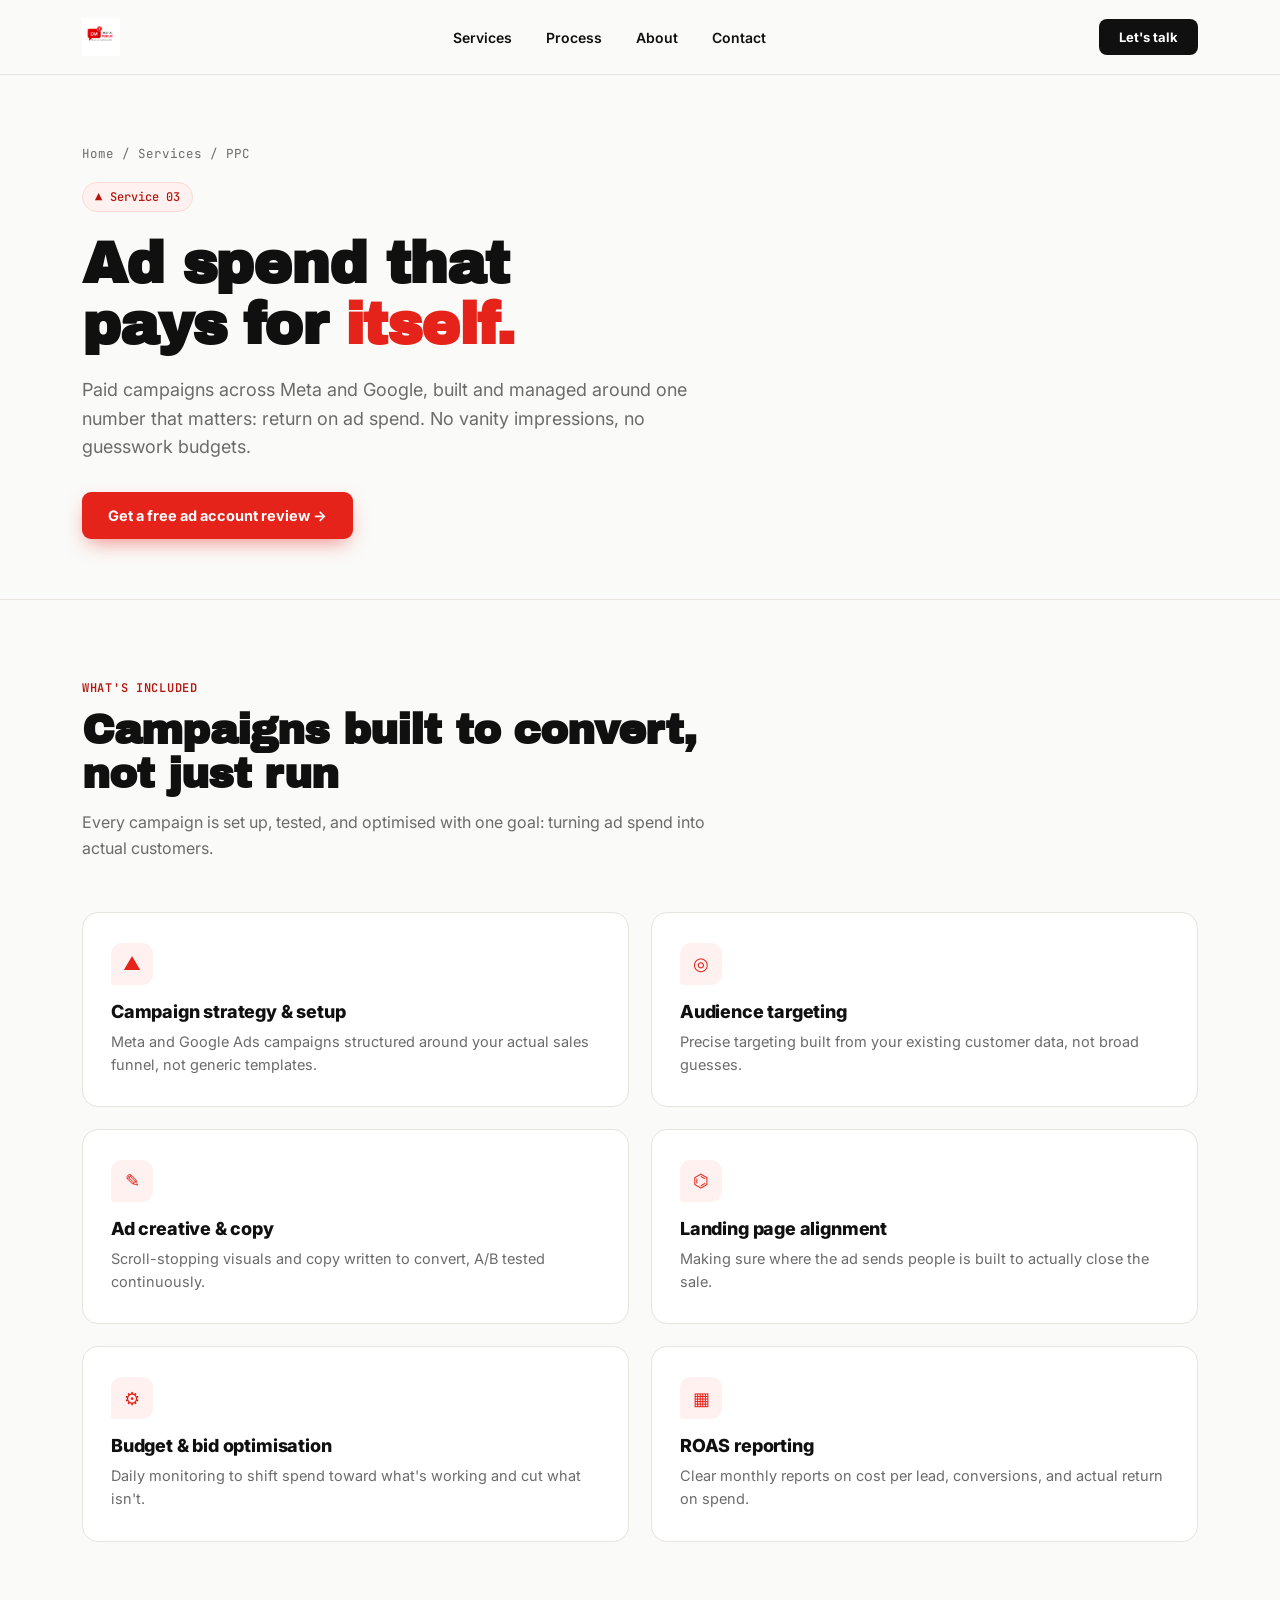
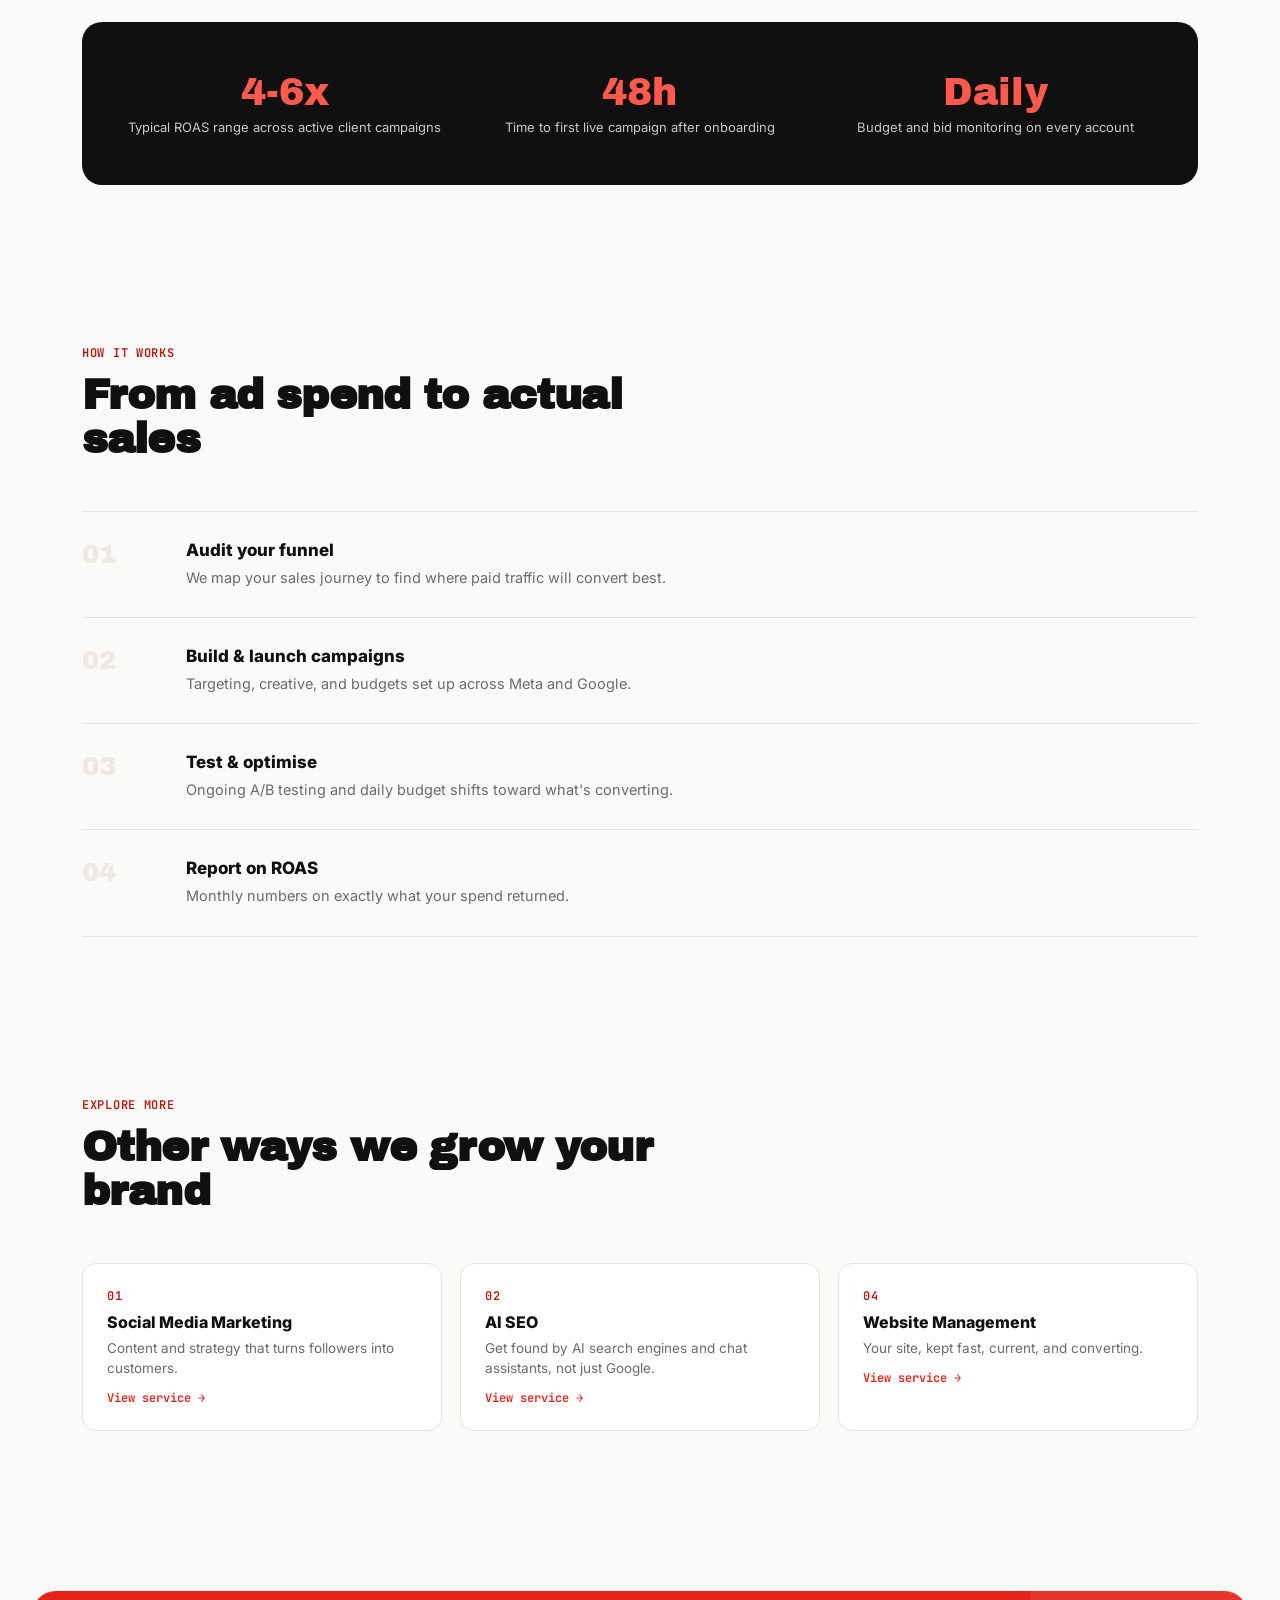
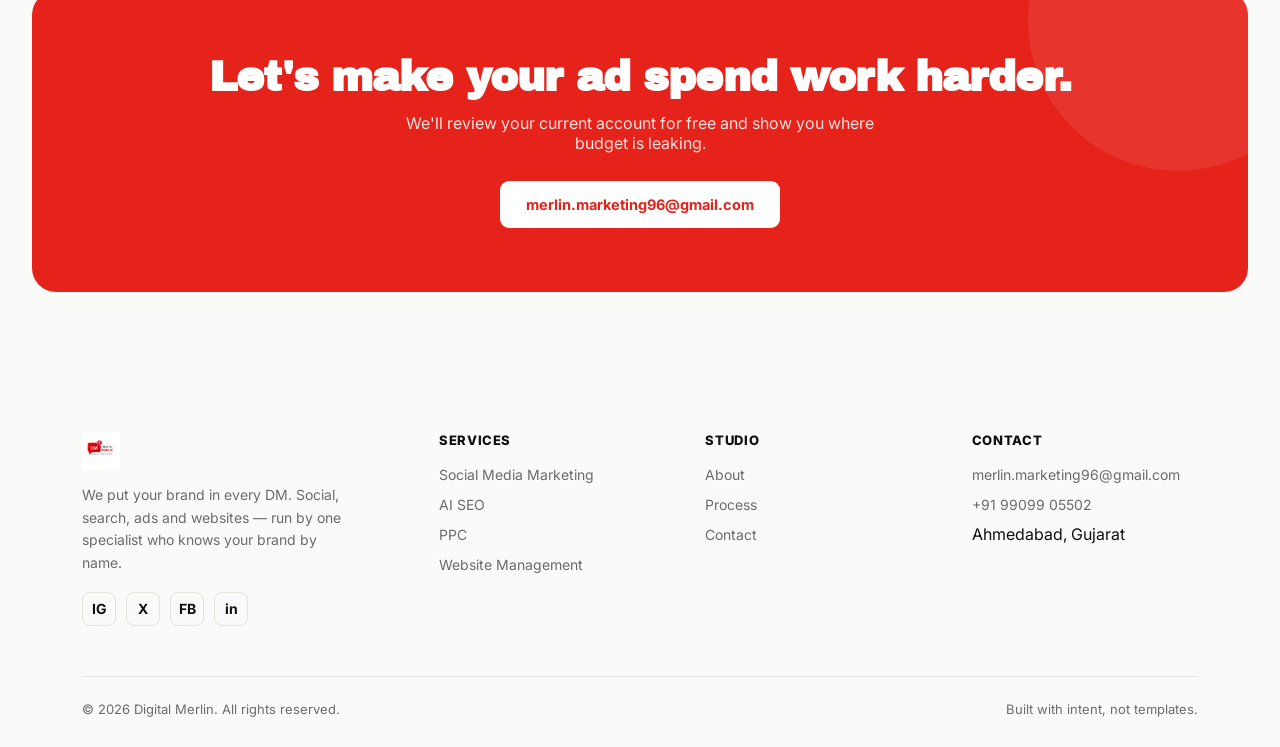
<file: ppc.html>
<!DOCTYPE html>
<html lang="en">
<head>
<meta charset="UTF-8">
<meta name="viewport" content="width=device-width, initial-scale=1.0">
<title>PPC — Digital Merlin</title>
<link rel="stylesheet" href="https://fonts.googleapis.com/css2?family=Archivo+Black&family=Inter:wght@400;500;600;700;800&family=JetBrains+Mono:wght@500&display=swap">
<link rel="stylesheet" href="_shared.css">
</head>
<body>

<header>
  <nav>
    <a href="index.html" class="logo"><img src="logo.png" alt="Digital Merlin" class="logo-img"></a>
    <div class="navlinks">
      <a href="index.html#services">Services</a>
      <a href="index.html#process">Process</a>
      <a href="index.html#about">About</a>
      <a href="index.html#contact">Contact</a>
    </div>
    <a href="index.html#contact" class="nav-cta">Let's talk</a>
  </nav>
</header>

<section class="page-hero">
  <div class="wrap">
    <div class="breadcrumb"><a href="index.html">Home</a> / <a href="index.html#services">Services</a> / PPC</div>
    <div class="eyebrow"><span>▲</span> Service 03</div>
    <h1>Ad spend that<br>pays for <span class="accent">itself.</span></h1>
    <p class="lead">Paid campaigns across Meta and Google, built and managed around one number that matters: return on ad spend. No vanity impressions, no guesswork budgets.</p>
    <a href="index.html#contact" class="btn btn-primary">Get a free ad account review →</a>
  </div>
</section>

<section>
  <div class="wrap">
    <div class="section-head">
      <span class="tag">What's included</span>
      <h2>Campaigns built to convert, not just run</h2>
      <p>Every campaign is set up, tested, and optimised with one goal: turning ad spend into actual customers.</p>
    </div>
    <div class="feature-grid">
      <div class="feature-card">
        <div class="icon">▲</div>
        <h3>Campaign strategy &amp; setup</h3>
        <p>Meta and Google Ads campaigns structured around your actual sales funnel, not generic templates.</p>
      </div>
      <div class="feature-card">
        <div class="icon">◎</div>
        <h3>Audience targeting</h3>
        <p>Precise targeting built from your existing customer data, not broad guesses.</p>
      </div>
      <div class="feature-card">
        <div class="icon">✎</div>
        <h3>Ad creative &amp; copy</h3>
        <p>Scroll-stopping visuals and copy written to convert, A/B tested continuously.</p>
      </div>
      <div class="feature-card">
        <div class="icon">⌬</div>
        <h3>Landing page alignment</h3>
        <p>Making sure where the ad sends people is built to actually close the sale.</p>
      </div>
      <div class="feature-card">
        <div class="icon">⚙</div>
        <h3>Budget &amp; bid optimisation</h3>
        <p>Daily monitoring to shift spend toward what's working and cut what isn't.</p>
      </div>
      <div class="feature-card">
        <div class="icon">▦</div>
        <h3>ROAS reporting</h3>
        <p>Clear monthly reports on cost per lead, conversions, and actual return on spend.</p>
      </div>
    </div>
  </div>
</section>

<section style="padding-top:0;">
  <div class="wrap">
    <div class="stat-band">
      <div><div class="stat-num">4-6x</div><div class="stat-label">Typical ROAS range across active client campaigns</div></div>
      <div><div class="stat-num">48h</div><div class="stat-label">Time to first live campaign after onboarding</div></div>
      <div><div class="stat-num">Daily</div><div class="stat-label">Budget and bid monitoring on every account</div></div>
    </div>
  </div>
</section>

<section>
  <div class="wrap">
    <div class="section-head">
      <span class="tag">How it works</span>
      <h2>From ad spend to actual sales</h2>
    </div>
    <div class="process-list">
      <div class="process-item"><span class="pnum">01</span><div><h4>Audit your funnel</h4><p>We map your sales journey to find where paid traffic will convert best.</p></div></div>
      <div class="process-item"><span class="pnum">02</span><div><h4>Build &amp; launch campaigns</h4><p>Targeting, creative, and budgets set up across Meta and Google.</p></div></div>
      <div class="process-item"><span class="pnum">03</span><div><h4>Test &amp; optimise</h4><p>Ongoing A/B testing and daily budget shifts toward what's converting.</p></div></div>
      <div class="process-item"><span class="pnum">04</span><div><h4>Report on ROAS</h4><p>Monthly numbers on exactly what your spend returned.</p></div></div>
    </div>
  </div>
</section>

<section>
  <div class="wrap">
    <div class="section-head">
      <span class="tag">Explore more</span>
      <h2>Other ways we grow your brand</h2>
    </div>
    <div class="other-services">
      <div class="other-card"><span class="tag">01</span><h4>Social Media Marketing</h4><p>Content and strategy that turns followers into customers.</p><a class="go" href="social-media-marketing.html">View service →</a></div>
      <div class="other-card"><span class="tag">02</span><h4>AI SEO</h4><p>Get found by AI search engines and chat assistants, not just Google.</p><a class="go" href="ai-seo.html">View service →</a></div>
      <div class="other-card"><span class="tag">04</span><h4>Website Management</h4><p>Your site, kept fast, current, and converting.</p><a class="go" href="website-management.html">View service →</a></div>
    </div>
  </div>
</section>

<section id="contact">
  <div class="cta-band">
    <div class="blob"></div>
    <h2>Let's make your ad spend work harder.</h2>
    <p>We'll review your current account for free and show you where budget is leaking.</p>
    <a href="mailto:merlin.marketing96@gmail.com" class="btn btn-primary">merlin.marketing96@gmail.com</a>
  </div>
</section>

<footer>
  <div class="wrap">
    <div class="footer-top">
      <div class="foot-brand">
        <a href="index.html" class="logo"><img src="logo.png" alt="Digital Merlin" class="logo-img"></a>
        <p>We put your brand in every DM. Social, search, ads and websites — run by one specialist who knows your brand by name.</p>
        <div class="social-row">
          <a href="#" aria-label="Instagram">IG</a>
          <a href="#" aria-label="X">X</a>
          <a href="#" aria-label="Facebook">FB</a>
          <a href="#" aria-label="LinkedIn">in</a>
        </div>
      </div>
      <div>
        <h5>Services</h5>
        <ul>
          <li><a href="social-media-marketing.html">Social Media Marketing</a></li>
          <li><a href="ai-seo.html">AI SEO</a></li>
          <li><a href="ppc.html">PPC</a></li>
          <li><a href="website-management.html">Website Management</a></li>
        </ul>
      </div>
      <div>
        <h5>Studio</h5>
        <ul>
          <li><a href="index.html#about">About</a></li>
          <li><a href="index.html#process">Process</a></li>
          <li><a href="index.html#contact">Contact</a></li>
        </ul>
      </div>
      <div>
        <h5>Contact</h5>
        <ul>
          <li><a href="mailto:merlin.marketing96@gmail.com">merlin.marketing96@gmail.com</a></li>
          <li><a href="tel:+919909905502">+91 99099 05502</a></li>
          <li><span>Ahmedabad, Gujarat</span></li>
        </ul>
      </div>
    </div>
    <div class="footer-bottom">
      <span>© 2026 Digital Merlin. All rights reserved.</span>
      <span>Built with intent, not templates.</span>
    </div>
  </div>
</footer>

</body>
</html>
</file>
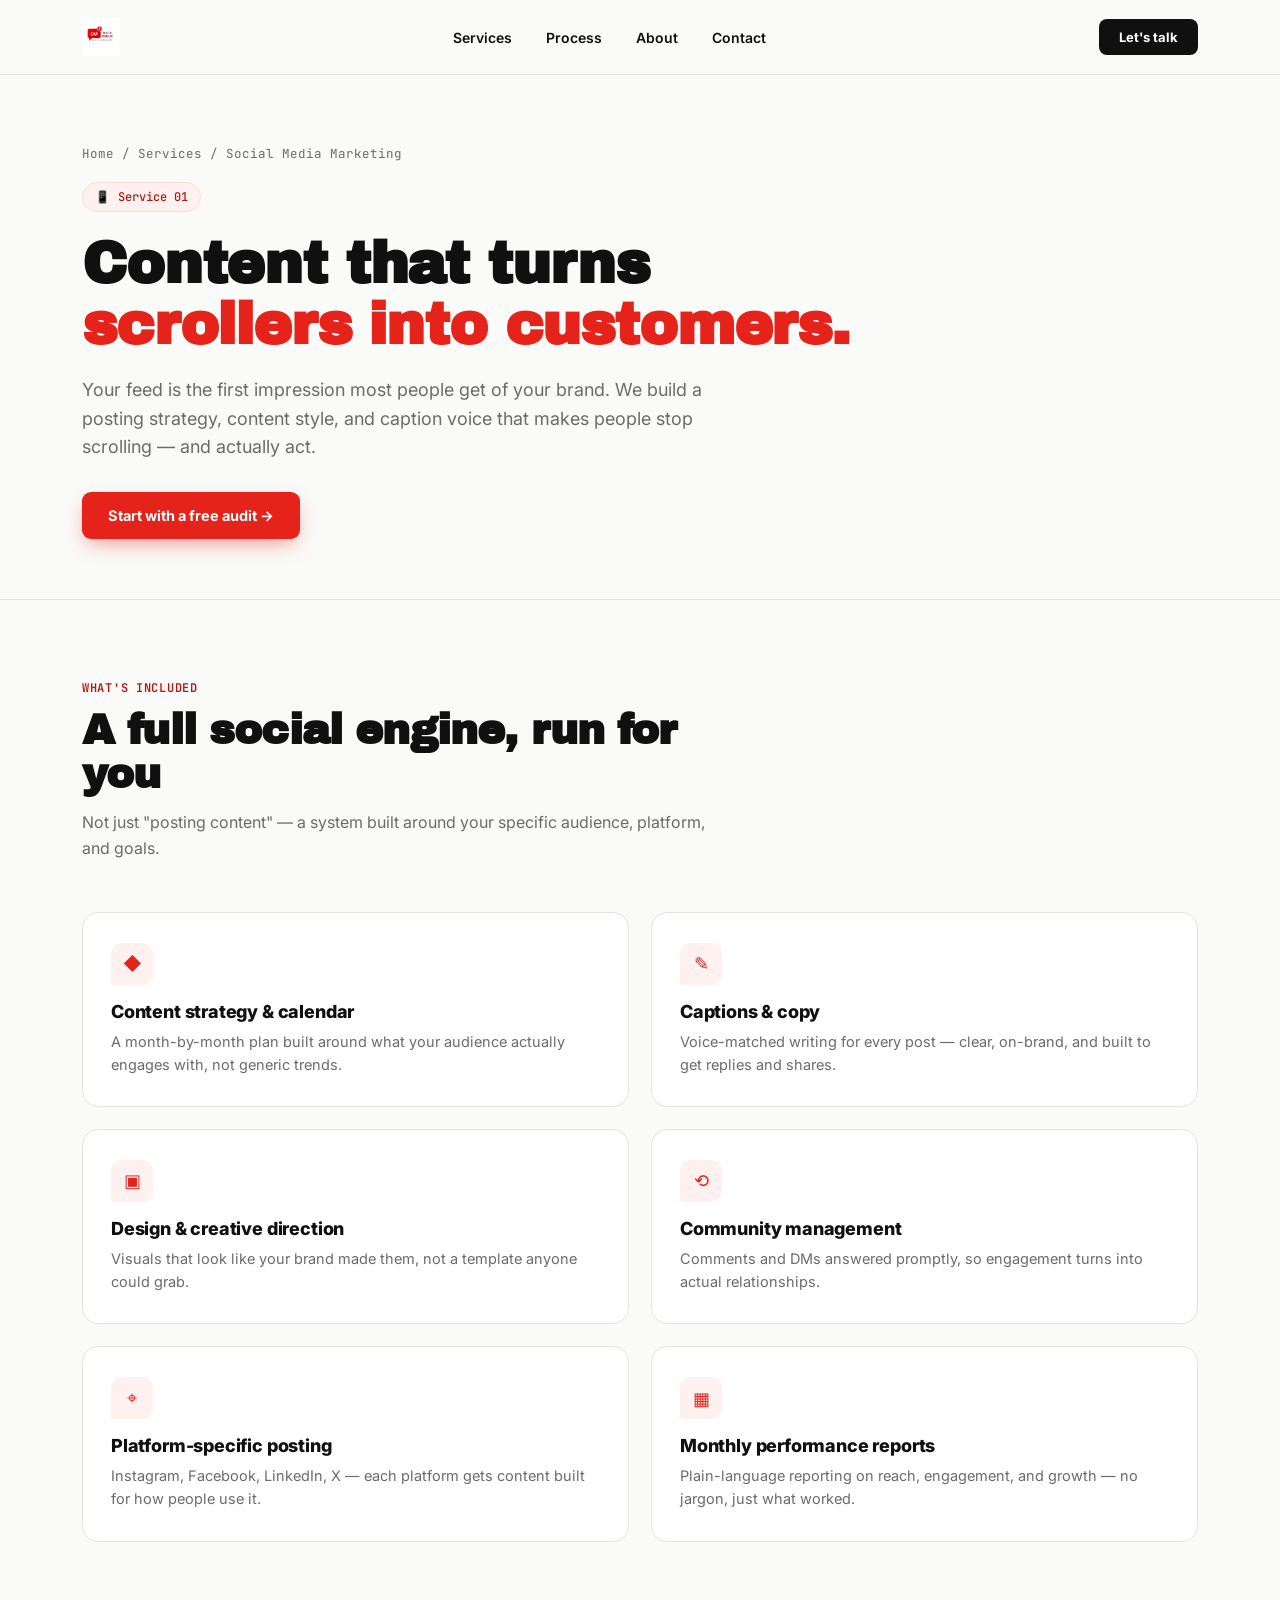
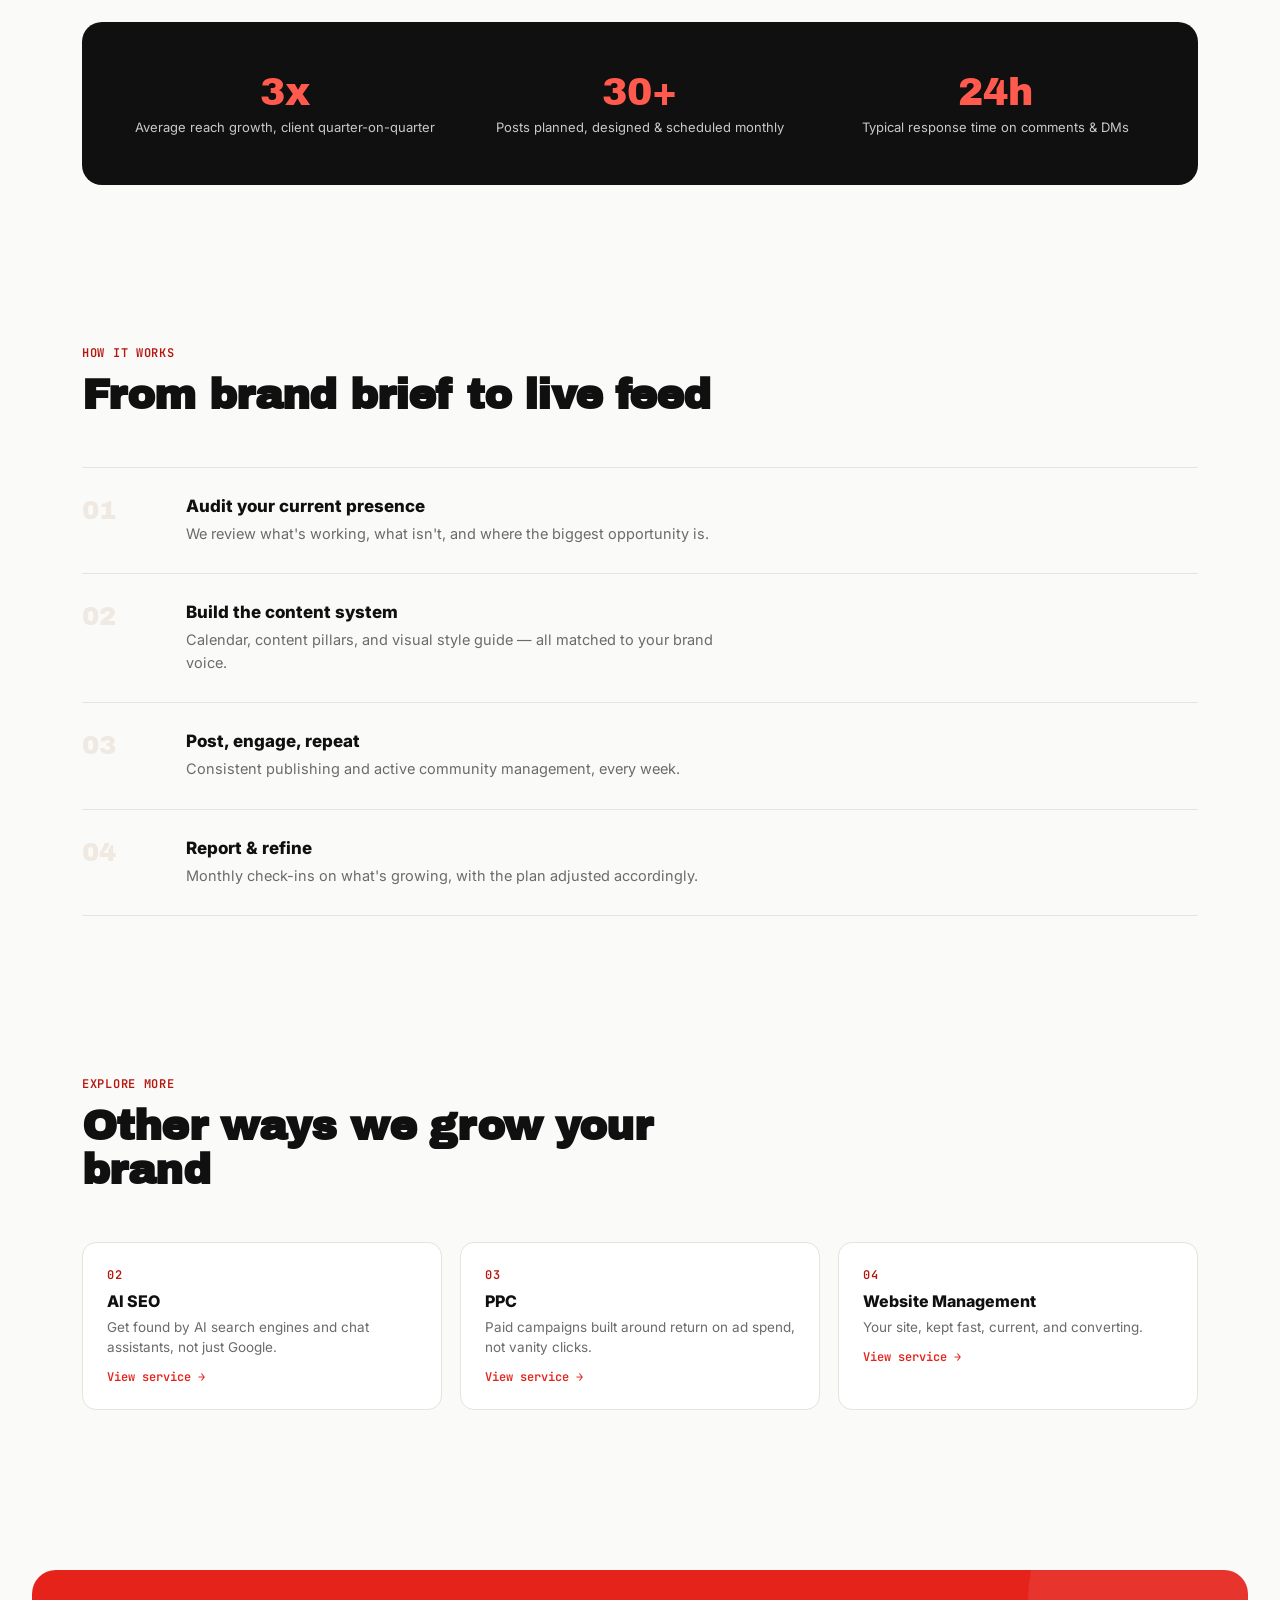
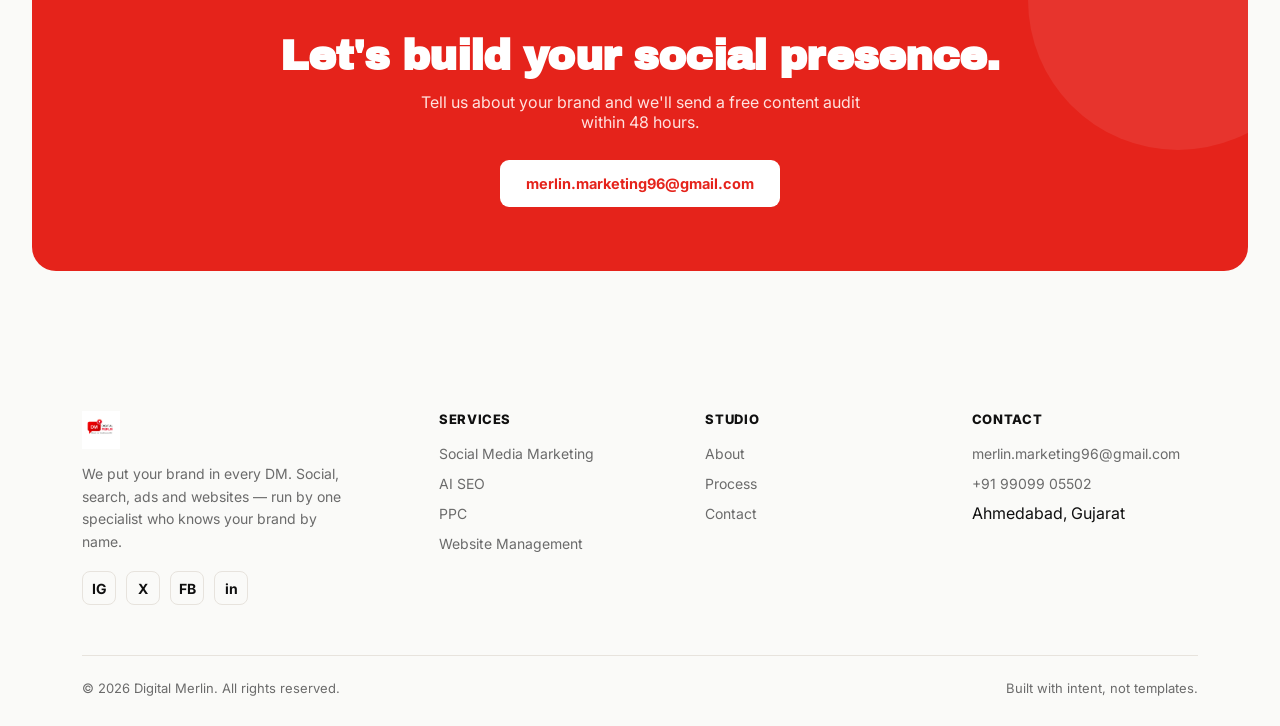
<file: social-media-marketing.html>
<!DOCTYPE html>
<html lang="en">
<head>
<meta charset="UTF-8">
<meta name="viewport" content="width=device-width, initial-scale=1.0">
<title>Social Media Marketing — Digital Merlin</title>
<link rel="stylesheet" href="https://fonts.googleapis.com/css2?family=Archivo+Black&family=Inter:wght@400;500;600;700;800&family=JetBrains+Mono:wght@500&display=swap">
<link rel="stylesheet" href="_shared.css">
</head>
<body>

<header>
  <nav>
    <a href="index.html" class="logo"><img src="logo.png" alt="Digital Merlin" class="logo-img"></a>
    <div class="navlinks">
      <a href="index.html#services">Services</a>
      <a href="index.html#process">Process</a>
      <a href="index.html#about">About</a>
      <a href="index.html#contact">Contact</a>
    </div>
    <a href="index.html#contact" class="nav-cta">Let's talk</a>
  </nav>
</header>

<section class="page-hero">
  <div class="wrap">
    <div class="breadcrumb"><a href="index.html">Home</a> / <a href="index.html#services">Services</a> / Social Media Marketing</div>
    <div class="eyebrow"><span>📱</span> Service 01</div>
    <h1>Content that turns<br><span class="accent">scrollers into customers.</span></h1>
    <p class="lead">Your feed is the first impression most people get of your brand. We build a posting strategy, content style, and caption voice that makes people stop scrolling — and actually act.</p>
    <a href="index.html#contact" class="btn btn-primary">Start with a free audit →</a>
  </div>
</section>

<section>
  <div class="wrap">
    <div class="section-head">
      <span class="tag">What's included</span>
      <h2>A full social engine, run for you</h2>
      <p>Not just "posting content" — a system built around your specific audience, platform, and goals.</p>
    </div>
    <div class="feature-grid">
      <div class="feature-card">
        <div class="icon">◆</div>
        <h3>Content strategy &amp; calendar</h3>
        <p>A month-by-month plan built around what your audience actually engages with, not generic trends.</p>
      </div>
      <div class="feature-card">
        <div class="icon">✎</div>
        <h3>Captions &amp; copy</h3>
        <p>Voice-matched writing for every post — clear, on-brand, and built to get replies and shares.</p>
      </div>
      <div class="feature-card">
        <div class="icon">▣</div>
        <h3>Design &amp; creative direction</h3>
        <p>Visuals that look like your brand made them, not a template anyone could grab.</p>
      </div>
      <div class="feature-card">
        <div class="icon">⟲</div>
        <h3>Community management</h3>
        <p>Comments and DMs answered promptly, so engagement turns into actual relationships.</p>
      </div>
      <div class="feature-card">
        <div class="icon">⌖</div>
        <h3>Platform-specific posting</h3>
        <p>Instagram, Facebook, LinkedIn, X — each platform gets content built for how people use it.</p>
      </div>
      <div class="feature-card">
        <div class="icon">▦</div>
        <h3>Monthly performance reports</h3>
        <p>Plain-language reporting on reach, engagement, and growth — no jargon, just what worked.</p>
      </div>
    </div>
  </div>
</section>

<section style="padding-top:0;">
  <div class="wrap">
    <div class="stat-band">
      <div><div class="stat-num">3x</div><div class="stat-label">Average reach growth, client quarter-on-quarter</div></div>
      <div><div class="stat-num">30+</div><div class="stat-label">Posts planned, designed &amp; scheduled monthly</div></div>
      <div><div class="stat-num">24h</div><div class="stat-label">Typical response time on comments &amp; DMs</div></div>
    </div>
  </div>
</section>

<section>
  <div class="wrap">
    <div class="section-head">
      <span class="tag">How it works</span>
      <h2>From brand brief to live feed</h2>
    </div>
    <div class="process-list">
      <div class="process-item"><span class="pnum">01</span><div><h4>Audit your current presence</h4><p>We review what's working, what isn't, and where the biggest opportunity is.</p></div></div>
      <div class="process-item"><span class="pnum">02</span><div><h4>Build the content system</h4><p>Calendar, content pillars, and visual style guide — all matched to your brand voice.</p></div></div>
      <div class="process-item"><span class="pnum">03</span><div><h4>Post, engage, repeat</h4><p>Consistent publishing and active community management, every week.</p></div></div>
      <div class="process-item"><span class="pnum">04</span><div><h4>Report &amp; refine</h4><p>Monthly check-ins on what's growing, with the plan adjusted accordingly.</p></div></div>
    </div>
  </div>
</section>

<section>
  <div class="wrap">
    <div class="section-head">
      <span class="tag">Explore more</span>
      <h2>Other ways we grow your brand</h2>
    </div>
    <div class="other-services">
      <div class="other-card"><span class="tag">02</span><h4>AI SEO</h4><p>Get found by AI search engines and chat assistants, not just Google.</p><a class="go" href="ai-seo.html">View service →</a></div>
      <div class="other-card"><span class="tag">03</span><h4>PPC</h4><p>Paid campaigns built around return on ad spend, not vanity clicks.</p><a class="go" href="ppc.html">View service →</a></div>
      <div class="other-card"><span class="tag">04</span><h4>Website Management</h4><p>Your site, kept fast, current, and converting.</p><a class="go" href="website-management.html">View service →</a></div>
    </div>
  </div>
</section>

<section id="contact">
  <div class="cta-band">
    <div class="blob"></div>
    <h2>Let's build your social presence.</h2>
    <p>Tell us about your brand and we'll send a free content audit within 48 hours.</p>
    <a href="mailto:merlin.marketing96@gmail.com" class="btn btn-primary">merlin.marketing96@gmail.com</a>
  </div>
</section>

<footer>
  <div class="wrap">
    <div class="footer-top">
      <div class="foot-brand">
        <a href="index.html" class="logo"><img src="logo.png" alt="Digital Merlin" class="logo-img"></a>
        <p>We put your brand in every DM. Social, search, ads and websites — run by one specialist who knows your brand by name.</p>
        <div class="social-row">
          <a href="#" aria-label="Instagram">IG</a>
          <a href="#" aria-label="X">X</a>
          <a href="#" aria-label="Facebook">FB</a>
          <a href="#" aria-label="LinkedIn">in</a>
        </div>
      </div>
      <div>
        <h5>Services</h5>
        <ul>
          <li><a href="social-media-marketing.html">Social Media Marketing</a></li>
          <li><a href="ai-seo.html">AI SEO</a></li>
          <li><a href="ppc.html">PPC</a></li>
          <li><a href="website-management.html">Website Management</a></li>
        </ul>
      </div>
      <div>
        <h5>Studio</h5>
        <ul>
          <li><a href="index.html#about">About</a></li>
          <li><a href="index.html#process">Process</a></li>
          <li><a href="index.html#contact">Contact</a></li>
        </ul>
      </div>
      <div>
        <h5>Contact</h5>
        <ul>
          <li><a href="mailto:merlin.marketing96@gmail.com">merlin.marketing96@gmail.com</a></li>
          <li><a href="tel:+919909905502">+91 99099 05502</a></li>
          <li><span>Ahmedabad, Gujarat</span></li>
        </ul>
      </div>
    </div>
    <div class="footer-bottom">
      <span>© 2026 Digital Merlin. All rights reserved.</span>
      <span>Built with intent, not templates.</span>
    </div>
  </div>
</footer>

</body>
</html>
</file>
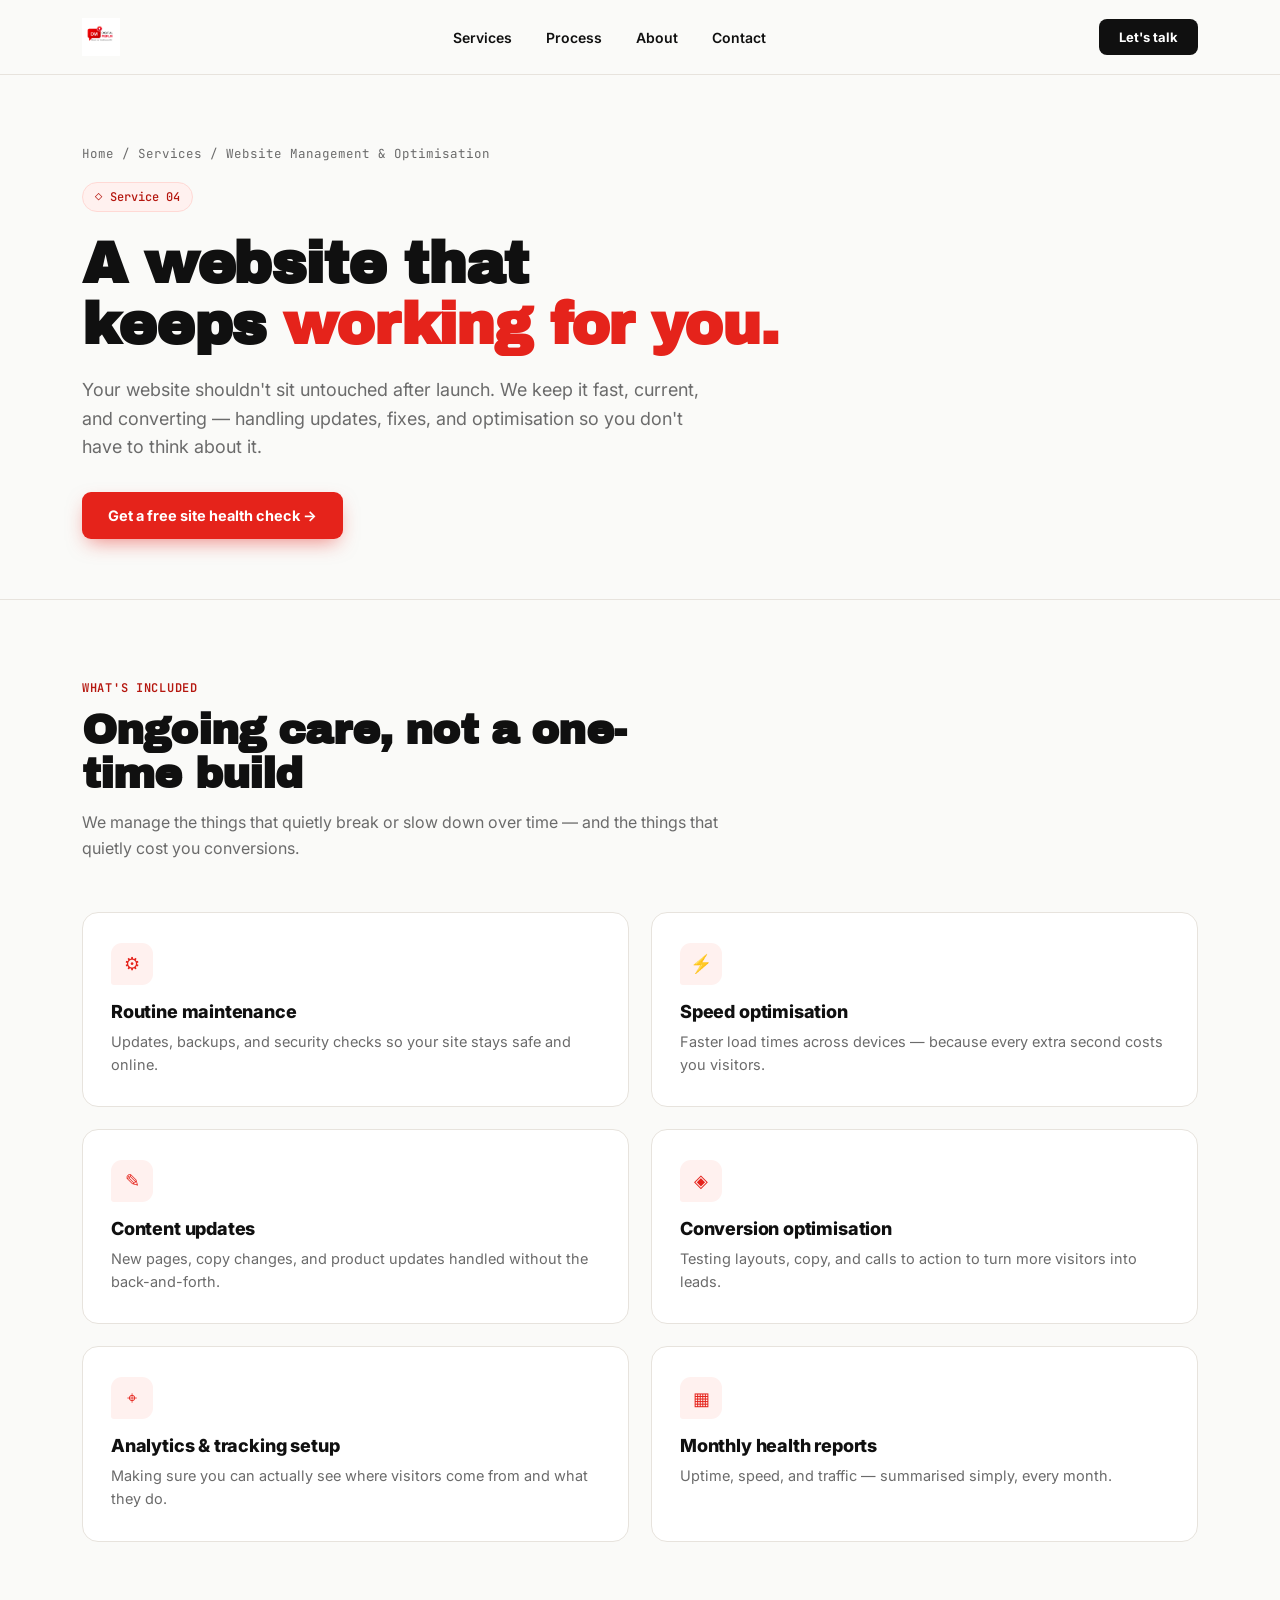
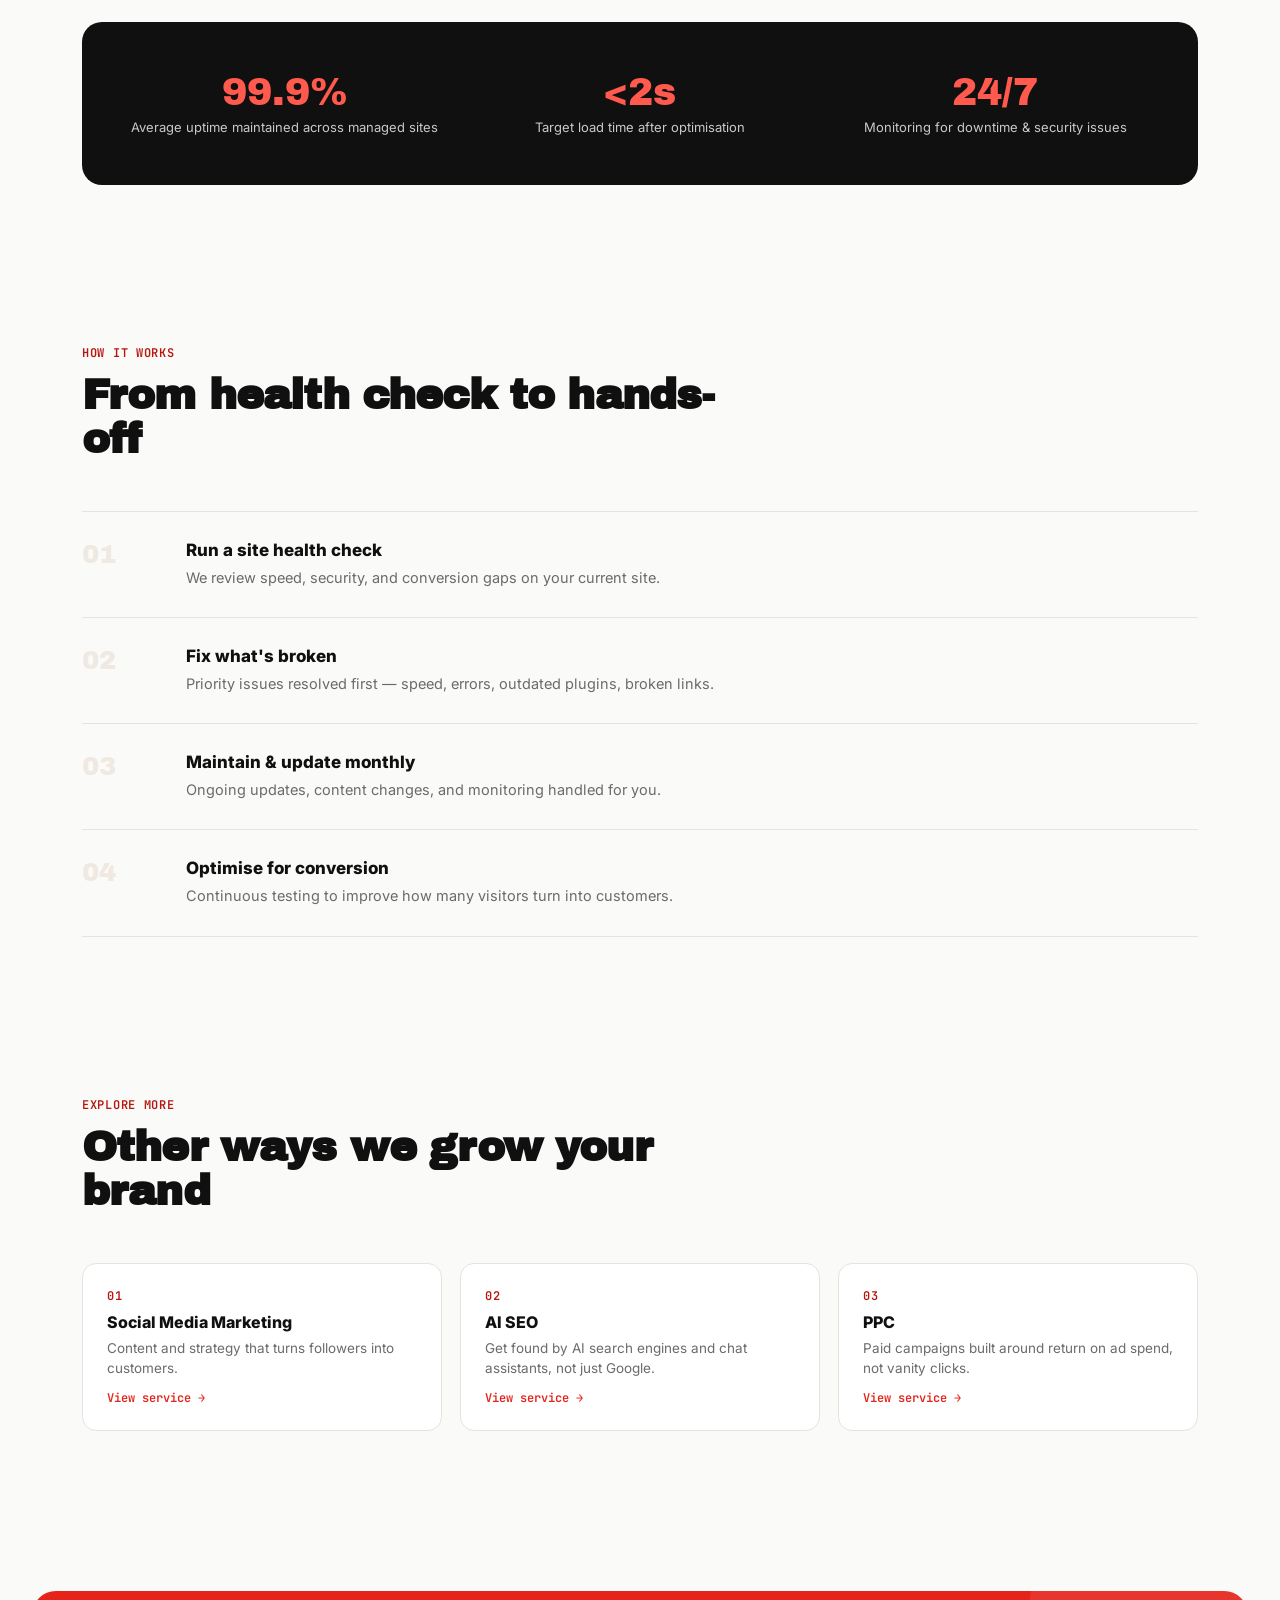
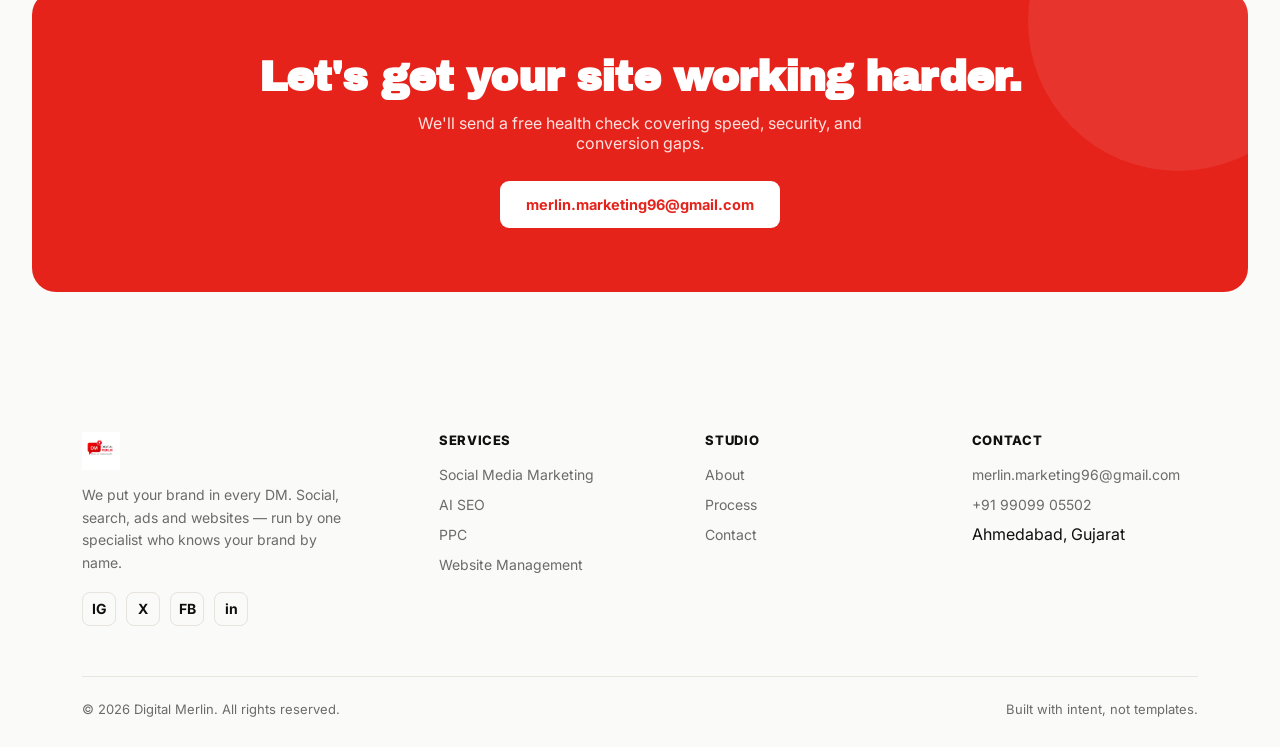
<file: website-management.html>
<!DOCTYPE html>
<html lang="en">
<head>
<meta charset="UTF-8">
<meta name="viewport" content="width=device-width, initial-scale=1.0">
<title>Website Management & Optimisation — Digital Merlin</title>
<link rel="stylesheet" href="https://fonts.googleapis.com/css2?family=Archivo+Black&family=Inter:wght@400;500;600;700;800&family=JetBrains+Mono:wght@500&display=swap">
<link rel="stylesheet" href="_shared.css">
</head>
<body>

<header>
  <nav>
    <a href="index.html" class="logo"><img src="logo.png" alt="Digital Merlin" class="logo-img"></a>
    <div class="navlinks">
      <a href="index.html#services">Services</a>
      <a href="index.html#process">Process</a>
      <a href="index.html#about">About</a>
      <a href="index.html#contact">Contact</a>
    </div>
    <a href="index.html#contact" class="nav-cta">Let's talk</a>
  </nav>
</header>

<section class="page-hero">
  <div class="wrap">
    <div class="breadcrumb"><a href="index.html">Home</a> / <a href="index.html#services">Services</a> / Website Management &amp; Optimisation</div>
    <div class="eyebrow"><span>◇</span> Service 04</div>
    <h1>A website that<br>keeps <span class="accent">working for you.</span></h1>
    <p class="lead">Your website shouldn't sit untouched after launch. We keep it fast, current, and converting — handling updates, fixes, and optimisation so you don't have to think about it.</p>
    <a href="index.html#contact" class="btn btn-primary">Get a free site health check →</a>
  </div>
</section>

<section>
  <div class="wrap">
    <div class="section-head">
      <span class="tag">What's included</span>
      <h2>Ongoing care, not a one-time build</h2>
      <p>We manage the things that quietly break or slow down over time — and the things that quietly cost you conversions.</p>
    </div>
    <div class="feature-grid">
      <div class="feature-card">
        <div class="icon">⚙</div>
        <h3>Routine maintenance</h3>
        <p>Updates, backups, and security checks so your site stays safe and online.</p>
      </div>
      <div class="feature-card">
        <div class="icon">⚡</div>
        <h3>Speed optimisation</h3>
        <p>Faster load times across devices — because every extra second costs you visitors.</p>
      </div>
      <div class="feature-card">
        <div class="icon">✎</div>
        <h3>Content updates</h3>
        <p>New pages, copy changes, and product updates handled without the back-and-forth.</p>
      </div>
      <div class="feature-card">
        <div class="icon">◈</div>
        <h3>Conversion optimisation</h3>
        <p>Testing layouts, copy, and calls to action to turn more visitors into leads.</p>
      </div>
      <div class="feature-card">
        <div class="icon">⌖</div>
        <h3>Analytics &amp; tracking setup</h3>
        <p>Making sure you can actually see where visitors come from and what they do.</p>
      </div>
      <div class="feature-card">
        <div class="icon">▦</div>
        <h3>Monthly health reports</h3>
        <p>Uptime, speed, and traffic — summarised simply, every month.</p>
      </div>
    </div>
  </div>
</section>

<section style="padding-top:0;">
  <div class="wrap">
    <div class="stat-band">
      <div><div class="stat-num">99.9%</div><div class="stat-label">Average uptime maintained across managed sites</div></div>
      <div><div class="stat-num">&lt;2s</div><div class="stat-label">Target load time after optimisation</div></div>
      <div><div class="stat-num">24/7</div><div class="stat-label">Monitoring for downtime &amp; security issues</div></div>
    </div>
  </div>
</section>

<section>
  <div class="wrap">
    <div class="section-head">
      <span class="tag">How it works</span>
      <h2>From health check to hands-off</h2>
    </div>
    <div class="process-list">
      <div class="process-item"><span class="pnum">01</span><div><h4>Run a site health check</h4><p>We review speed, security, and conversion gaps on your current site.</p></div></div>
      <div class="process-item"><span class="pnum">02</span><div><h4>Fix what's broken</h4><p>Priority issues resolved first — speed, errors, outdated plugins, broken links.</p></div></div>
      <div class="process-item"><span class="pnum">03</span><div><h4>Maintain &amp; update monthly</h4><p>Ongoing updates, content changes, and monitoring handled for you.</p></div></div>
      <div class="process-item"><span class="pnum">04</span><div><h4>Optimise for conversion</h4><p>Continuous testing to improve how many visitors turn into customers.</p></div></div>
    </div>
  </div>
</section>

<section>
  <div class="wrap">
    <div class="section-head">
      <span class="tag">Explore more</span>
      <h2>Other ways we grow your brand</h2>
    </div>
    <div class="other-services">
      <div class="other-card"><span class="tag">01</span><h4>Social Media Marketing</h4><p>Content and strategy that turns followers into customers.</p><a class="go" href="social-media-marketing.html">View service →</a></div>
      <div class="other-card"><span class="tag">02</span><h4>AI SEO</h4><p>Get found by AI search engines and chat assistants, not just Google.</p><a class="go" href="ai-seo.html">View service →</a></div>
      <div class="other-card"><span class="tag">03</span><h4>PPC</h4><p>Paid campaigns built around return on ad spend, not vanity clicks.</p><a class="go" href="ppc.html">View service →</a></div>
    </div>
  </div>
</section>

<section id="contact">
  <div class="cta-band">
    <div class="blob"></div>
    <h2>Let's get your site working harder.</h2>
    <p>We'll send a free health check covering speed, security, and conversion gaps.</p>
    <a href="mailto:merlin.marketing96@gmail.com" class="btn btn-primary">merlin.marketing96@gmail.com</a>
  </div>
</section>

<footer>
  <div class="wrap">
    <div class="footer-top">
      <div class="foot-brand">
        <a href="index.html" class="logo"><img src="logo.png" alt="Digital Merlin" class="logo-img"></a>
        <p>We put your brand in every DM. Social, search, ads and websites — run by one specialist who knows your brand by name.</p>
        <div class="social-row">
          <a href="#" aria-label="Instagram">IG</a>
          <a href="#" aria-label="X">X</a>
          <a href="#" aria-label="Facebook">FB</a>
          <a href="#" aria-label="LinkedIn">in</a>
        </div>
      </div>
      <div>
        <h5>Services</h5>
        <ul>
          <li><a href="social-media-marketing.html">Social Media Marketing</a></li>
          <li><a href="ai-seo.html">AI SEO</a></li>
          <li><a href="ppc.html">PPC</a></li>
          <li><a href="website-management.html">Website Management</a></li>
        </ul>
      </div>
      <div>
        <h5>Studio</h5>
        <ul>
          <li><a href="index.html#about">About</a></li>
          <li><a href="index.html#process">Process</a></li>
          <li><a href="index.html#contact">Contact</a></li>
        </ul>
      </div>
      <div>
        <h5>Contact</h5>
        <ul>
          <li><a href="mailto:merlin.marketing96@gmail.com">merlin.marketing96@gmail.com</a></li>
          <li><a href="tel:+919909905502">+91 99099 05502</a></li>
          <li><span>Ahmedabad, Gujarat</span></li>
        </ul>
      </div>
    </div>
    <div class="footer-bottom">
      <span>© 2026 Digital Merlin. All rights reserved.</span>
      <span>Built with intent, not templates.</span>
    </div>
  </div>
</footer>

</body>
</html>
</file>
<file: _shared.css>
:root{
  --red:#E5231B; --red-dark:#B5170F; --red-light:#FF5A4D;
  --ink:#101010; --paper:#FAFAF8; --grey:#6B6B6B; --line:#E7E3DD;
  --mono: 'JetBrains Mono', monospace;
}
*{margin:0;padding:0;box-sizing:border-box;}
html{scroll-behavior:smooth;}
body{font-family:'Inter',sans-serif;background:var(--paper);color:var(--ink);overflow-x:hidden;}
a{color:inherit;text-decoration:none;}
img{max-width:100%;display:block;}
.wrap{max-width:1180px;margin:0 auto;padding:0 32px;}

header{position:sticky;top:0;z-index:50;background:rgba(250,250,248,0.92);backdrop-filter:blur(10px);border-bottom:1px solid var(--line);}
nav{display:flex;align-items:center;justify-content:space-between;padding:18px 32px;max-width:1180px;margin:0 auto;}
.logo{display:flex;align-items:center;gap:10px;font-weight:800;font-size:18px;letter-spacing:-0.02em;}
.logo-img{height:38px;width:auto;display:block;}
.logo .bubble{width:34px;height:34px;border-radius:9px 9px 9px 2px;background:linear-gradient(135deg,var(--red-light),var(--red));display:flex;align-items:center;justify-content:center;color:#fff;font-family:'Archivo Black';font-size:13px;flex-shrink:0;}
.navlinks{display:flex;gap:34px;font-size:14px;font-weight:600;}
.navlinks a{position:relative;padding:4px 0;}
.navlinks a::after{content:'';position:absolute;left:0;bottom:-2px;width:0;height:2px;background:var(--red);transition:width .25s ease;}
.navlinks a:hover::after{width:100%;}
.nav-cta{background:var(--ink);color:#fff;padding:10px 20px;border-radius:8px;font-size:13px;font-weight:700;}
.nav-cta:hover{background:var(--red);}

.tag{font-family:var(--mono);font-size:12px;color:var(--red-dark);font-weight:600;letter-spacing:0.06em;text-transform:uppercase;margin-bottom:12px;display:block;}
h1,h2{font-family:'Archivo Black';letter-spacing:-0.02em;line-height:1.05;}
h2{font-size:clamp(28px,3.6vw,42px);}
section{padding:80px 0;}
.section-head{max-width:640px;margin-bottom:50px;}
.section-head p{color:var(--grey);font-size:16px;margin-top:14px;line-height:1.6;}

.btn{display:inline-flex;align-items:center;gap:8px;padding:15px 26px;border-radius:9px;font-weight:700;font-size:14.5px;transition:transform .2s ease, box-shadow .2s ease;}
.btn-primary{background:var(--red);color:#fff;box-shadow:0 8px 20px -6px rgba(229,35,27,0.55);}
.btn-primary:hover{transform:translateY(-2px);box-shadow:0 12px 26px -6px rgba(229,35,27,0.6);}
.btn-ghost{border:1.5px solid var(--ink);color:var(--ink);}
.btn-ghost:hover{background:var(--ink);color:#fff;}

/* page hero */
.page-hero{padding:70px 0 60px;border-bottom:1px solid var(--line);}
.page-hero .eyebrow{display:inline-flex;align-items:center;gap:8px;font-family:var(--mono);font-size:12px;font-weight:500;color:var(--red-dark);background:#FFF1EF;border:1px solid #FFD9D5;padding:6px 12px;border-radius:20px;margin-bottom:22px;}
.page-hero h1{font-size:clamp(36px,5vw,58px);margin-bottom:20px;}
.page-hero h1 .accent{color:var(--red);}
.page-hero p.lead{font-size:18px;line-height:1.6;color:var(--grey);max-width:640px;margin-bottom:30px;}
.breadcrumb{font-family:var(--mono);font-size:12.5px;color:var(--grey);margin-bottom:20px;}
.breadcrumb a:hover{color:var(--red);}

/* feature grid */
.feature-grid{display:grid;grid-template-columns:repeat(2,1fr);gap:22px;}
.feature-card{border:1px solid var(--line);border-radius:16px;padding:30px 28px;background:#fff;transition:border-color .25s ease, transform .25s ease;}
.feature-card:hover{transform:translateY(-4px);border-color:var(--red);}
.feature-card .icon{width:42px;height:42px;border-radius:11px 11px 11px 3px;background:#FFF1EF;display:flex;align-items:center;justify-content:center;margin-bottom:16px;color:var(--red);font-size:18px;}
.feature-card h3{font-size:18px;font-weight:800;margin-bottom:8px;letter-spacing:-0.01em;}
.feature-card p{color:var(--grey);font-size:14.5px;line-height:1.6;}

/* process list */
.process-list{border-top:1px solid var(--line);}
.process-item{display:grid;grid-template-columns:80px 1fr;gap:24px;padding:28px 0;border-bottom:1px solid var(--line);}
.process-item .pnum{font-family:'Archivo Black';font-size:26px;color:#EFE9E2;}
.process-item h4{font-size:17px;font-weight:800;margin-bottom:6px;}
.process-item p{color:var(--grey);font-size:14.5px;line-height:1.6;max-width:560px;}

/* stat band */
.stat-band{background:var(--ink);color:#fff;border-radius:20px;padding:50px 40px;display:grid;grid-template-columns:repeat(3,1fr);gap:30px;text-align:center;}
.stat-band .stat-num{font-family:'Archivo Black';font-size:38px;color:var(--red-light);}
.stat-band .stat-label{font-size:13px;color:#C9C9C9;margin-top:6px;}

/* cta band */
.cta-band{background:var(--red);color:#fff;text-align:center;border-radius:24px;margin:0 32px;padding:64px 30px;position:relative;overflow:hidden;}
.cta-band h2{color:#fff;}
.cta-band p{color:#FFE2DF;margin:14px auto 28px;max-width:480px;font-size:16px;}
.cta-band .btn-primary{background:#fff;color:var(--red);box-shadow:none;}
.cta-band .btn-primary:hover{background:var(--ink);color:#fff;}
.cta-band .blob{position:absolute;width:300px;height:300px;border-radius:50%;background:rgba(255,255,255,0.08);top:-120px;right:-80px;}

/* other services row */
.other-services{display:grid;grid-template-columns:repeat(3,1fr);gap:18px;}
.other-card{border:1px solid var(--line);border-radius:14px;padding:24px;background:#fff;transition:border-color .2s ease;}
.other-card:hover{border-color:var(--red);}
.other-card .tag{margin-bottom:8px;}
.other-card h4{font-size:16px;font-weight:800;margin-bottom:6px;}
.other-card p{font-size:13.5px;color:var(--grey);line-height:1.5;}
.other-card a.go{font-family:var(--mono);font-size:12px;color:var(--red);font-weight:600;display:inline-block;margin-top:12px;}

/* footer (shared) */
footer{padding:60px 0 30px;}
.footer-top{display:grid;grid-template-columns:1.4fr 1fr 1fr 1fr;gap:40px;margin-bottom:50px;}
.foot-brand .logo{margin-bottom:14px;}
.foot-brand p{color:var(--grey);font-size:14px;max-width:260px;line-height:1.6;}
footer h5{font-size:13px;font-weight:800;text-transform:uppercase;letter-spacing:0.05em;margin-bottom:16px;}
footer ul{list-style:none;display:flex;flex-direction:column;gap:10px;}
footer ul a{font-size:14px;color:var(--grey);}
footer ul a:hover{color:var(--red);}
.social-row{display:flex;gap:10px;margin-top:18px;}
.social-row a{width:34px;height:34px;border:1.5px solid var(--line);border-radius:8px;display:flex;align-items:center;justify-content:center;font-size:14px;font-weight:700;}
.social-row a:hover{background:var(--red);color:#fff;border-color:var(--red);}
.footer-bottom{border-top:1px solid var(--line);padding-top:24px;display:flex;justify-content:space-between;font-size:13px;color:var(--grey);flex-wrap:wrap;gap:10px;}

@media (max-width:860px){
  .navlinks{display:none;}
  .feature-grid{grid-template-columns:1fr;}
  .stat-band{grid-template-columns:1fr;}
  .other-services{grid-template-columns:1fr;}
  .process-item{grid-template-columns:1fr;gap:6px;}
  .footer-top{grid-template-columns:1fr 1fr;}
  .cta-band{margin:0 16px;}
  .wrap{padding:0 20px;}
}
:focus-visible{outline:2px solid var(--red);outline-offset:2px;}
@media (prefers-reduced-motion: reduce){*{animation:none !important;transition:none !important;}}
</file>
